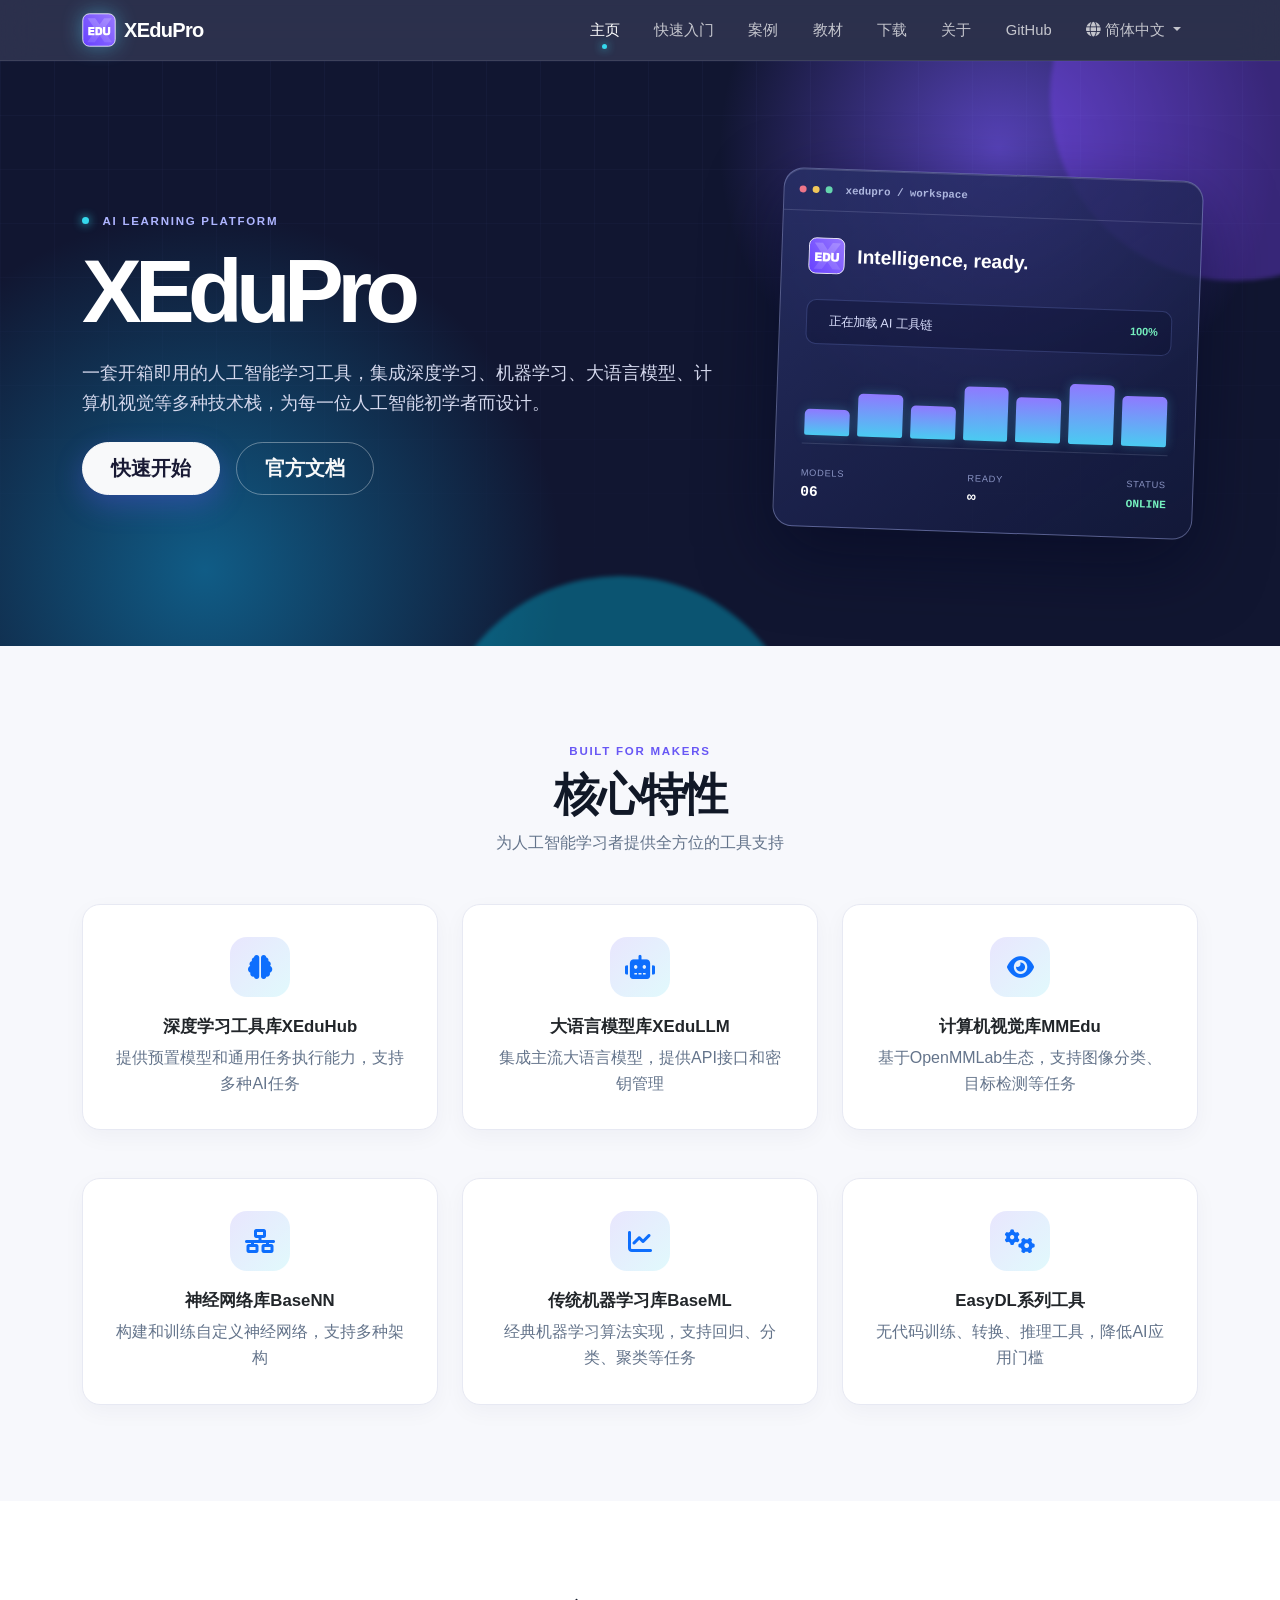
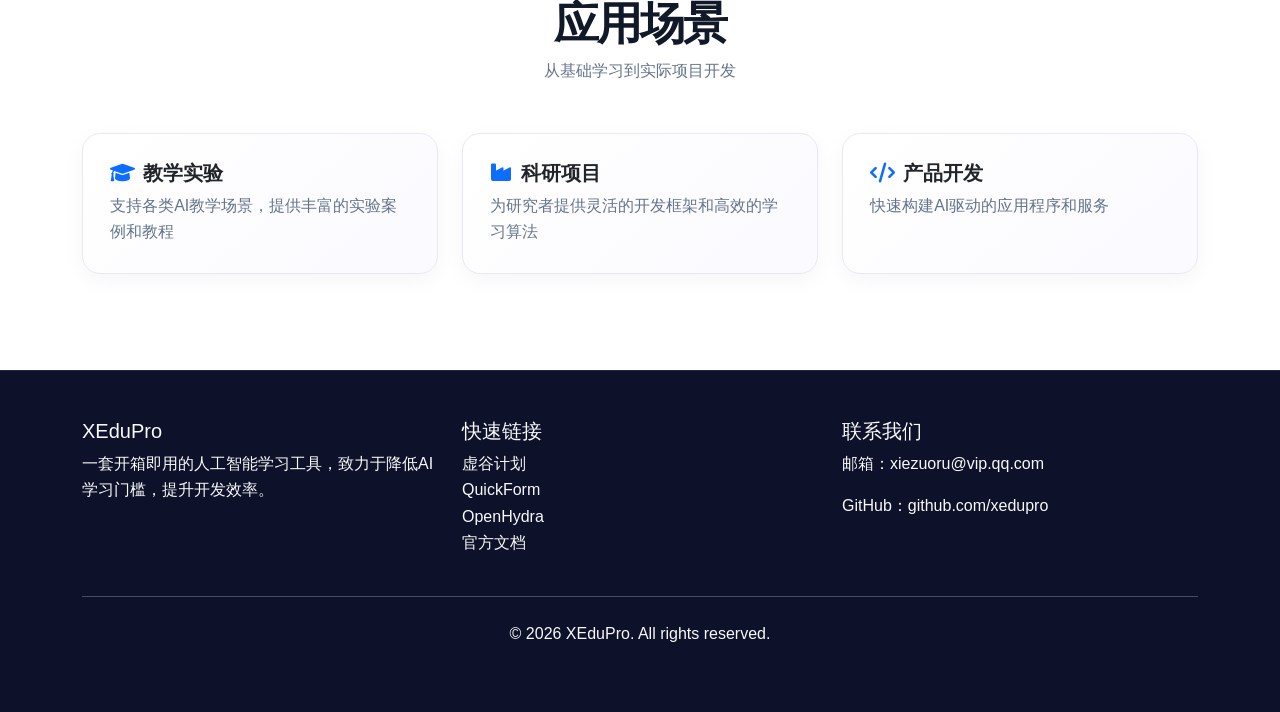
<file: index.html>
<!DOCTYPE html>
<html lang="zh-CN">
<head>
    <meta charset="UTF-8">
    <meta name="viewport" content="width=device-width, initial-scale=1.0">
    <title>XEduPro - 开箱即用的人工智能学习工具</title>
    <link rel="stylesheet" href="css/bootstrap.min.css">
    <link rel="stylesheet" href="css/fontawesome.min.css">
    <link rel="stylesheet" href="styles.css">
</head>
<body>
    <!-- 导航栏 -->
    <nav class="navbar navbar-expand-lg navbar-dark bg-primary sticky-top">
        <div class="container">
            <a class="navbar-brand d-flex align-items-center" href="index.html">
                <img src="xedu-logo.svg" alt="XEduPro Logo" width="32" height="32" class="me-2">
                <span>XEduPro</span>
            </a>
            <button class="navbar-toggler" type="button" data-bs-toggle="collapse" data-bs-target="#navbarNav">
                <span class="navbar-toggler-icon"></span>
            </button>
            <div class="collapse navbar-collapse" id="navbarNav">
                <ul class="navbar-nav ms-auto">
                    <li class="nav-item">
                        <a class="nav-link active" href="index.html" data-i18n="nav.home">主页</a>
                    </li>
                    <li class="nav-item">
                        <a class="nav-link" href="quickstart.html" data-i18n="nav.quickstart">快速入门</a>
                    </li>
                    <li class="nav-item">
                        <a class="nav-link" href="cases.html" data-i18n="nav.cases">案例</a>
                    </li>
                    <li class="nav-item">
                        <a class="nav-link" href="textbook.html" data-i18n="nav.docs">教材</a>
                    </li>
                    <li class="nav-item">
                        <a class="nav-link" href="download.html" data-i18n="nav.download">下载</a>
                    </li>
                    <li class="nav-item">
                        <a class="nav-link" href="about.html" data-i18n="nav.about">关于</a>
                    </li>
                    <li class="nav-item">
                        <a class="nav-link" href="https://github.com/XEduPro" target="_blank">GitHub</a>
                    </li>
                    <li class="nav-item dropdown lang-switcher">
                        <a class="nav-link dropdown-toggle" href="#" role="button" data-bs-toggle="dropdown" aria-expanded="false">
                            <i class="fas fa-globe me-1"></i><span id="lang-label">简体中文</span>
                        </a>
                        <ul class="dropdown-menu dropdown-menu-end">
                            <li><a class="dropdown-item" href="#" onclick="switchLang('zh-CN')">简体中文</a></li>
                            <li><a class="dropdown-item" href="#" onclick="switchLang('zh-TW')">繁體中文</a></li>
                            <li><a class="dropdown-item" href="#" onclick="switchLang('en')">English</a></li>
                        </ul>
                    </li>
                </ul>
            </div>
        </div>
    </nav>

    <!-- 主页横幅 -->
    <section class="hero-section hero-home bg-primary py-5">
        <div class="hero-orb hero-orb-one"></div>
        <div class="hero-orb hero-orb-two"></div>
        <div class="container py-5 position-relative">
            <div class="row align-items-center">
                <div class="col-lg-7">
                    <div class="eyebrow"><span></span> AI LEARNING PLATFORM</div>
                    <h1 class="display-4 fw-bold mb-4 text-white" data-i18n="index.hero.title">XEduPro</h1>
                    <p class="lead mb-4 text-white" data-i18n="index.hero.desc">一套开箱即用的人工智能学习工具，集成深度学习、机器学习、大语言模型、计算机视觉等多种技术栈，为每一位人工智能初学者而设计。</p>
                    <div class="d-flex gap-3 hero-actions">
                        <a href="quickstart.html" class="btn btn-light btn-lg px-4" data-i18n="index.hero.start">快速开始</a>
                        <a href="https://xedu.readthedocs.io/zh-cn/master/" target="_blank" class="btn btn-outline-light btn-lg px-4" data-i18n="index.hero.docs">官方文档</a>
                    </div>
                </div>
                <div class="col-lg-5 mt-5 mt-lg-0">
                    <div class="ai-console" aria-label="AI workflow preview">
                        <div class="console-topbar"><span></span><span></span><span></span><p>xedupro / workspace</p></div>
                        <div class="console-body">
                            <div class="console-brand"><img src="xedu-logo.svg" alt="XEduPro Logo"><span>Intelligence, ready.</span></div>
                            <div class="console-prompt"><i class="fas fa-sparkles"></i><span>正在加载 AI 工具链</span><b>100%</b></div>
                            <div class="console-chart"><span></span><span></span><span></span><span></span><span></span><span></span><span></span></div>
                            <div class="console-stats"><div><small>MODELS</small><strong>06</strong></div><div><small>READY</small><strong>∞</strong></div><div><small>STATUS</small><strong>ONLINE</strong></div></div>
                        </div>
                    </div>
                </div>
            </div>
        </div>
    </section>

    <!-- 特性介绍 -->
    <section class="features-section py-5 bg-light">
        <div class="container">
            <div class="text-center mb-5">
                <div class="section-kicker">BUILT FOR MAKERS</div>
                <h2 class="fw-bold" data-i18n="index.features.title">核心特性</h2>
                <p class="text-muted" data-i18n="index.features.desc">为人工智能学习者提供全方位的工具支持</p>
            </div>
            <div class="row g-4">
                <div class="col-md-4">
                    <div class="card h-100 text-center shadow-sm border-0">
                        <div class="card-body">
                            <div class="feature-icon mb-3 mx-auto">
                                <i class="fas fa-brain text-primary"></i>
                            </div>
                            <h5 class="card-title" data-i18n="index.feature1.title">深度学习工具库XEduHub</h5>
                            <p class="card-text" data-i18n="index.feature1.desc">提供预置模型和通用任务执行能力，支持多种AI任务</p>
                        </div>
                    </div>
                </div>
                <div class="col-md-4">
                    <div class="card h-100 text-center shadow-sm border-0">
                        <div class="card-body">
                            <div class="feature-icon mb-3 mx-auto">
                                <i class="fas fa-robot text-primary"></i>
                            </div>
                            <h5 class="card-title" data-i18n="index.feature2.title">大语言模型库XEduLLM</h5>
                            <p class="card-text" data-i18n="index.feature2.desc">集成主流大语言模型，提供API接口和密钥管理</p>
                        </div>
                    </div>
                </div>
                <div class="col-md-4">
                    <div class="card h-100 text-center shadow-sm border-0">
                        <div class="card-body">
                            <div class="feature-icon mb-3 mx-auto">
                                <i class="fas fa-eye text-primary"></i>
                            </div>
                            <h5 class="card-title" data-i18n="index.feature3.title">计算机视觉库MMEdu</h5>
                            <p class="card-text" data-i18n="index.feature3.desc">基于OpenMMLab生态，支持图像分类、目标检测等任务</p>
                        </div>
                    </div>
                </div>
            </div>
            <div class="row g-4 mt-4">
                <div class="col-md-4">
                    <div class="card h-100 text-center shadow-sm border-0">
                        <div class="card-body">
                            <div class="feature-icon mb-3 mx-auto">
                                <i class="fas fa-network-wired text-primary"></i>
                            </div>
                            <h5 class="card-title" data-i18n="index.feature4.title">神经网络库BaseNN</h5>
                            <p class="card-text" data-i18n="index.feature4.desc">构建和训练自定义神经网络，支持多种架构</p>
                        </div>
                    </div>
                </div>
                <div class="col-md-4">
                    <div class="card h-100 text-center shadow-sm border-0">
                        <div class="card-body">
                            <div class="feature-icon mb-3 mx-auto">
                                <i class="fas fa-chart-line text-primary"></i>
                            </div>
                            <h5 class="card-title" data-i18n="index.feature5.title">传统机器学习库BaseML</h5>
                            <p class="card-text" data-i18n="index.feature5.desc">经典机器学习算法实现，支持回归、分类、聚类等任务</p>
                        </div>
                    </div>
                </div>
                <div class="col-md-4">
                    <div class="card h-100 text-center shadow-sm border-0">
                        <div class="card-body">
                            <div class="feature-icon mb-3 mx-auto">
                                <i class="fas fa-cogs text-primary"></i>
                            </div>
                            <h5 class="card-title" data-i18n="index.feature6.title">EasyDL系列工具</h5>
                            <p class="card-text" data-i18n="index.feature6.desc">无代码训练、转换、推理工具，降低AI应用门槛</p>
                        </div>
                    </div>
                </div>
            </div>
        </div>
    </section>

    <!-- 使用案例 -->
    <section class="cases-section py-5">
        <div class="container">
            <div class="text-center mb-5">
                <h2 class="fw-bold" data-i18n="index.cases.title">应用场景</h2>
                <p class="text-muted" data-i18n="index.cases.desc">从基础学习到实际项目开发</p>
            </div>
            <div class="row g-4">
                <div class="col-md-6 col-lg-4">
                    <div class="card h-100 shadow-sm">
                        <div class="card-body">
                            <h5 class="card-title"><i class="fas fa-graduation-cap text-primary me-2"></i><span data-i18n="index.case1.title">教学实验</span></h5>
                            <p class="card-text" data-i18n="index.case1.desc">支持各类AI教学场景，提供丰富的实验案例和教程</p>
                        </div>
                    </div>
                </div>
                <div class="col-md-6 col-lg-4">
                    <div class="card h-100 shadow-sm">
                        <div class="card-body">
                            <h5 class="card-title"><i class="fas fa-industry text-primary me-2"></i><span data-i18n="index.case2.title">科研项目</span></h5>
                            <p class="card-text" data-i18n="index.case2.desc">为研究者提供灵活的开发框架和高效的学习算法</p>
                        </div>
                    </div>
                </div>
                <div class="col-md-6 col-lg-4">
                    <div class="card h-100 shadow-sm">
                        <div class="card-body">
                            <h5 class="card-title"><i class="fas fa-code text-primary me-2"></i><span data-i18n="index.case3.title">产品开发</span></h5>
                            <p class="card-text" data-i18n="index.case3.desc">快速构建AI驱动的应用程序和服务</p>
                        </div>
                    </div>
                </div>
            </div>
        </div>
    </section>

    <!-- 页脚 -->
    <footer class="bg-dark text-light py-5">
        <div class="container">
            <div class="row">
                <div class="col-md-4">
                    <h5>XEduPro</h5>
                    <p data-i18n="footer.desc">一套开箱即用的人工智能学习工具，致力于降低AI学习门槛，提升开发效率。</p>
                </div>
                <div class="col-md-4">
                    <h5 data-i18n="footer.quicklinks">快速链接</h5>
                    <ul class="list-unstyled">
                        <li><a href="https://www.vvplan.cn/" target="_blank" class="text-light" data-i18n="footer.vvplan">虚谷计划</a></li>
                        <li><a href="https://quickform.cc/" target="_blank" class="text-light" data-i18n="footer.quickform">QuickForm</a></li>
                        <li><a href="https://openhydra.net/" target="_blank" class="text-light" data-i18n="footer.openhydra">OpenHydra</a></li>
                        <li><a href="https://xedu.readthedocs.io/zh-cn/master/" target="_blank" class="text-light" data-i18n="footer.officialDocs">官方文档</a></li>
                    </ul>
                </div>
                <div class="col-md-4">
                    <h5 data-i18n="footer.contact">联系我们</h5>
                    <p data-i18n="footer.email">邮箱：xiezuoru@vip.qq.com</p>
                    <p>GitHub：<a href="https://github.com/xedupro" class="text-light">github.com/xedupro</a></p>
                </div>
            </div>
            <hr class="my-4">
            <div class="text-center">
                <p data-i18n="footer.copyright">&copy; 2026 XEduPro. All rights reserved.</p>
            </div>
        </div>
    </footer>

    <script src="js/bootstrap.bundle.min.js"></script>
    <script src="js/i18n.js"></script>
</body>
</html>
</file>
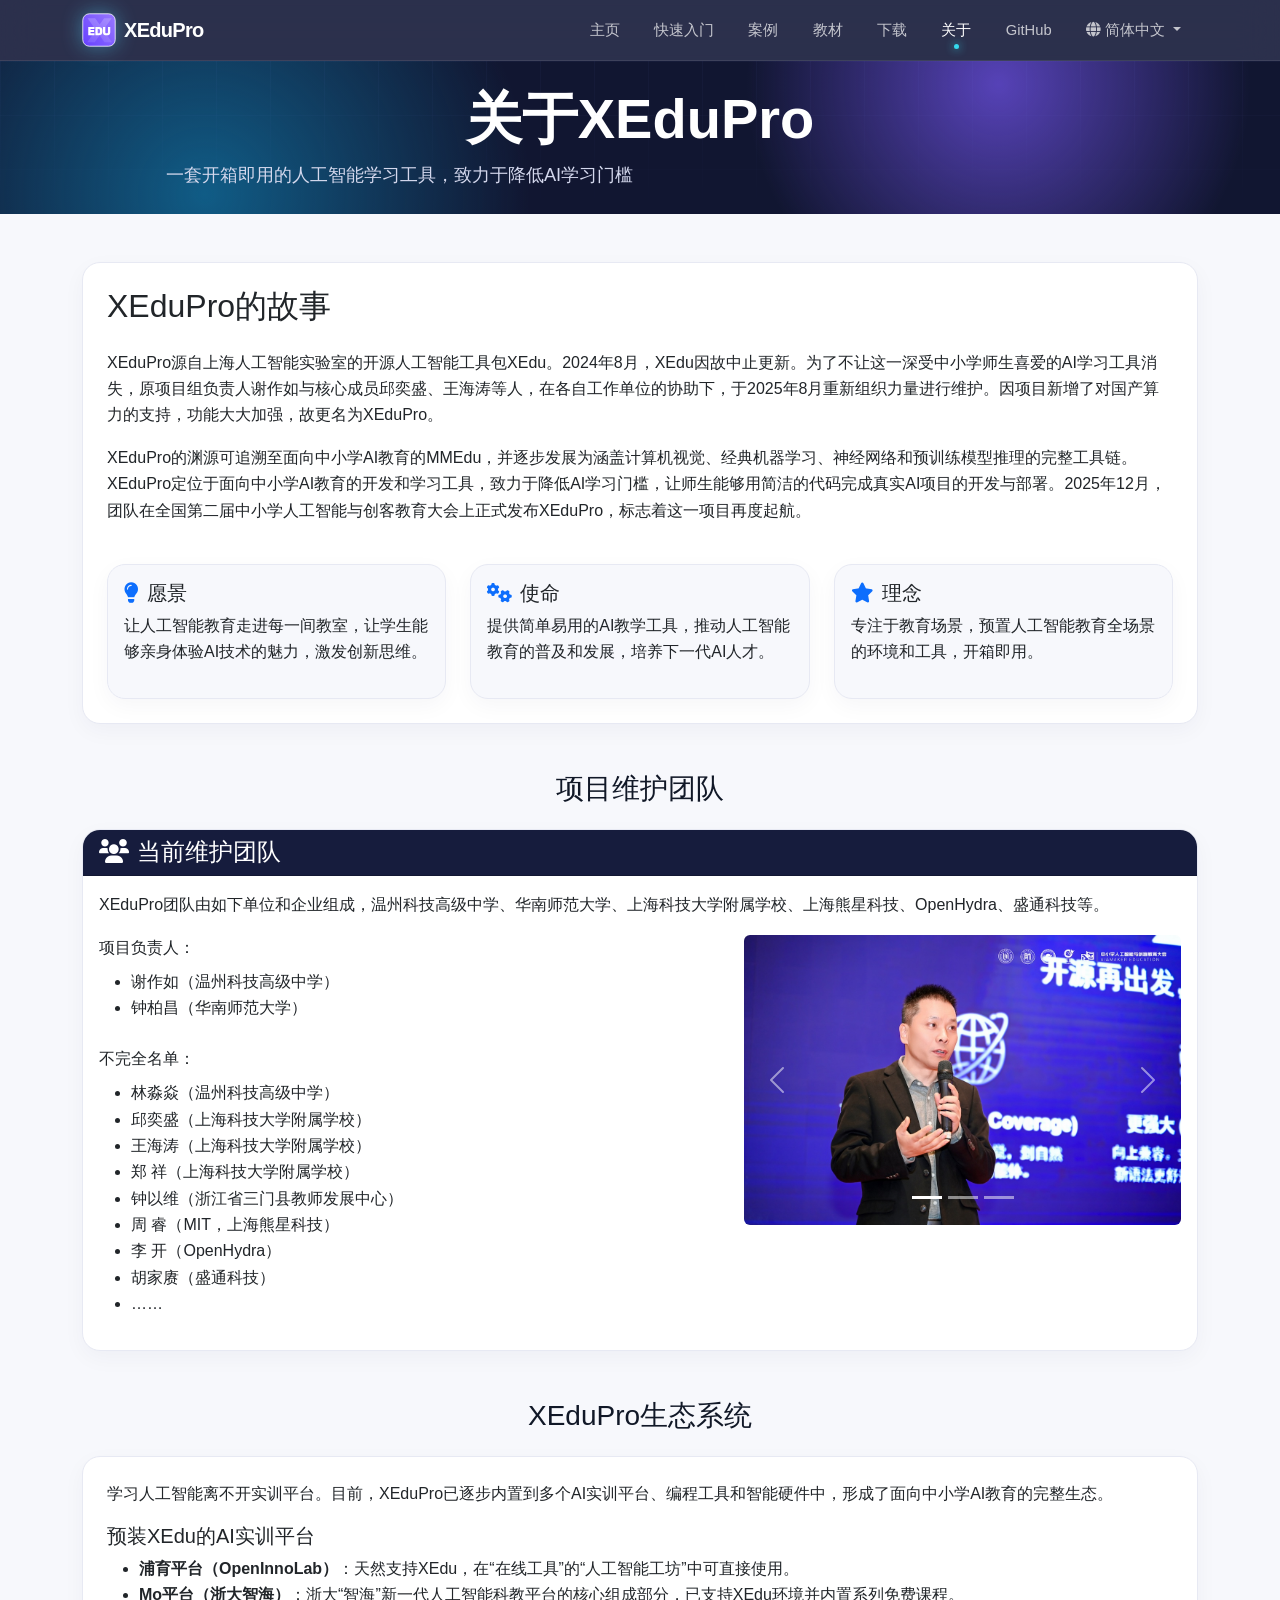
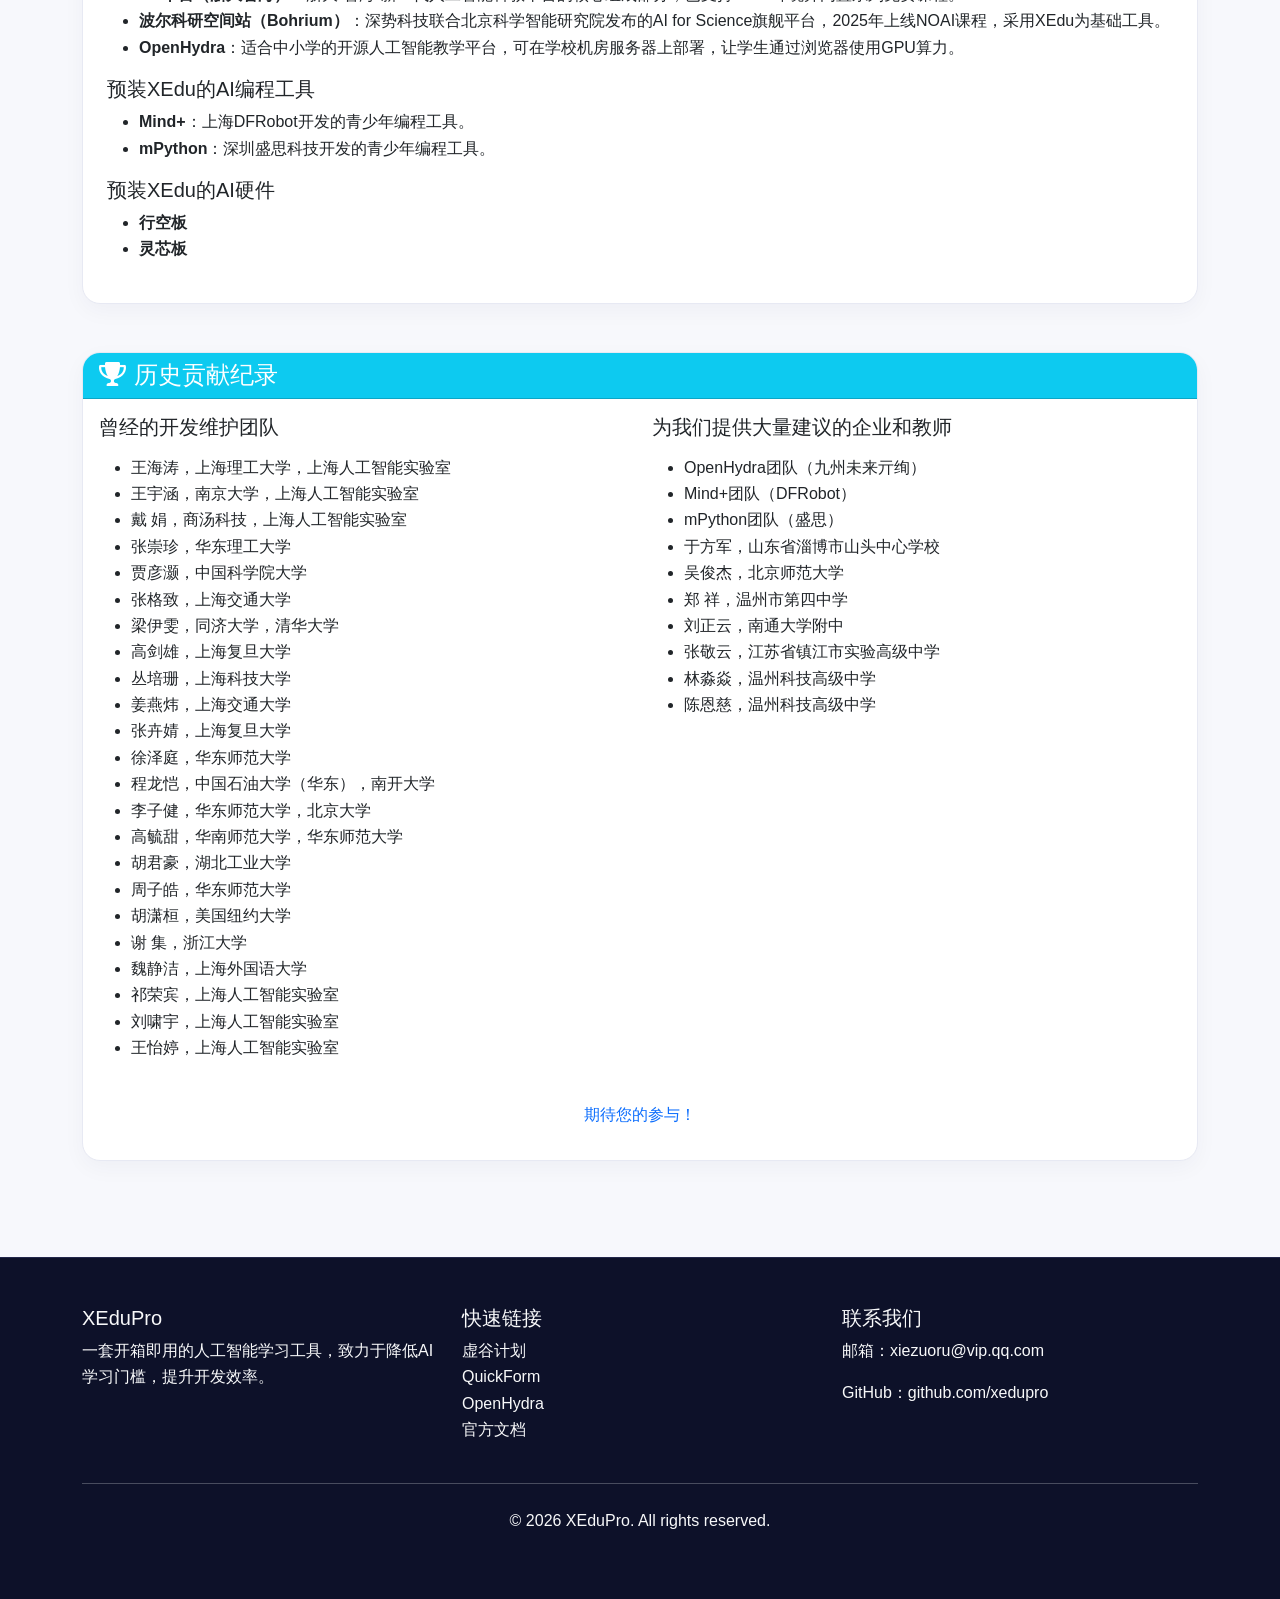
<file: about.html>
<!DOCTYPE html>
<html lang="zh-CN">
<head>
    <meta charset="UTF-8">
    <meta name="viewport" content="width=device-width, initial-scale=1.0">
    <title>关于 - XEduPro</title>
    <link rel="stylesheet" href="css/bootstrap.min.css">
    <link rel="stylesheet" href="css/fontawesome.min.css">
    <link rel="stylesheet" href="styles.css">
</head>
<body>
    <!-- 导航栏 -->
    <nav class="navbar navbar-expand-lg navbar-dark bg-primary sticky-top">
        <div class="container">
            <a class="navbar-brand d-flex align-items-center" href="index.html">
                <img src="xedu-logo.svg" alt="XEduPro Logo" width="32" height="32" class="me-2">
                <span>XEduPro</span>
            </a>
            <button class="navbar-toggler" type="button" data-bs-toggle="collapse" data-bs-target="#navbarNav">
                <span class="navbar-toggler-icon"></span>
            </button>
            <div class="collapse navbar-collapse" id="navbarNav">
                <ul class="navbar-nav ms-auto">
                    <li class="nav-item">
                        <a class="nav-link" href="index.html" data-i18n="nav.home">主页</a>
                    </li>
                    <li class="nav-item">
                        <a class="nav-link" href="quickstart.html" data-i18n="nav.quickstart">快速入门</a>
                    </li>
                    <li class="nav-item">
                        <a class="nav-link" href="cases.html" data-i18n="nav.cases">案例</a>
                    </li>
                    <li class="nav-item">
                        <a class="nav-link" href="textbook.html" data-i18n="nav.docs">教材</a>
                    </li>
                    <li class="nav-item">
                        <a class="nav-link" href="download.html" data-i18n="nav.download">下载</a>
                    </li>
                    <li class="nav-item">
                        <a class="nav-link active" href="about.html" data-i18n="nav.about">关于</a>
                    </li>
                    <li class="nav-item">
                        <a class="nav-link" href="https://github.com/XEduPro" target="_blank">GitHub</a>
                    </li>
                    <li class="nav-item dropdown lang-switcher">
                        <a class="nav-link dropdown-toggle" href="#" role="button" data-bs-toggle="dropdown" aria-expanded="false">
                            <i class="fas fa-globe me-1"></i><span id="lang-label">简体中文</span>
                        </a>
                        <ul class="dropdown-menu dropdown-menu-end">
                            <li><a class="dropdown-item" href="#" onclick="switchLang('zh-CN')">简体中文</a></li>
                            <li><a class="dropdown-item" href="#" onclick="switchLang('zh-TW')">繁體中文</a></li>
                            <li><a class="dropdown-item" href="#" onclick="switchLang('en')">English</a></li>
                        </ul>
                    </li>
                </ul>
            </div>
        </div>
    </nav>

    <!-- 关于横幅 -->
    <section class="hero-section bg-primary py-3">
        <div class="container py-2">
            <div class="row">
                <div class="col-12 text-center">
                    <h1 class="display-4 fw-bold mb-2 text-white" data-i18n="about.hero.title">关于XEduPro</h1>
                    <p class="lead text-white mb-0" data-i18n="about.hero.desc">一套开箱即用的人工智能学习工具，致力于降低AI学习门槛</p>
                </div>
            </div>
        </div>
    </section>

    <!-- 关于内容 -->
    <section class="about-content py-5">
        <div class="container">
            <div class="row mb-5">
                <div class="col-12">
                    <div class="card shadow-sm p-4">
                        <h2 class="mb-4" data-i18n="about.story.title">XEduPro的故事</h2>
                        <p data-i18n="about.story.p1">XEduPro源自上海人工智能实验室的开源人工智能工具包XEdu。2024年8月，XEdu因故中止更新。为了不让这一深受中小学师生喜爱的AI学习工具消失，原项目组负责人谢作如与核心成员邱奕盛、王海涛等人，在各自工作单位的协助下，于2025年8月重新组织力量进行维护。因项目新增了对国产算力的支持，功能大大加强，故更名为XEduPro。</p>
                        <p data-i18n="about.story.p2">XEduPro的渊源可追溯至面向中小学AI教育的MMEdu，并逐步发展为涵盖计算机视觉、经典机器学习、神经网络和预训练模型推理的完整工具链。XEduPro定位于面向中小学AI教育的开发和学习工具，致力于降低AI学习门槛，让师生能够用简洁的代码完成真实AI项目的开发与部署。2025年12月，团队在全国第二届中小学人工智能与创客教育大会上正式发布XEduPro，标志着这一项目再度起航。</p>

                        <div class="row mt-4">
                            <div class="col-md-4">
                                <div class="card h-100 bg-light">
                                    <div class="card-body">
                                        <h5><i class="fas fa-lightbulb text-primary me-2"></i><span data-i18n="about.vision.title">愿景</span></h5>
                                        <p data-i18n="about.vision.desc">让人工智能教育走进每一间教室，让学生能够亲身体验AI技术的魅力，激发创新思维。</p>
                                    </div>
                                </div>
                            </div>
                            <div class="col-md-4">
                                <div class="card h-100 bg-light">
                                    <div class="card-body">
                                        <h5><i class="fas fa-cogs text-primary me-2"></i><span data-i18n="about.mission.title">使命</span></h5>
                                        <p data-i18n="about.mission.desc">提供简单易用的AI教学工具，推动人工智能教育的普及和发展，培养下一代AI人才。</p>
                                    </div>
                                </div>
                            </div>
                            <div class="col-md-4">
                                <div class="card h-100 bg-light">
                                    <div class="card-body">
                                        <h5><i class="fas fa-star text-primary me-2"></i><span data-i18n="about.values.title">理念</span></h5>
                                        <p data-i18n="about.values.desc">专注于教育场景，预置人工智能教育全场景的环境和工具，开箱即用。</p>
                                    </div>
                                </div>
                            </div>
                        </div>
                    </div>
                </div>
            </div>

            <!-- 维护团队 -->
            <div class="row mb-5">
                <div class="col-12">
                    <h3 class="text-center mb-4" data-i18n="about.team.title">项目维护团队</h3>
                    <div class="card shadow-sm">
                        <div class="card-header bg-primary text-white">
                            <h4 class="mb-0"><i class="fas fa-users me-2"></i><span data-i18n="about.team.current">当前维护团队</span></h4>
                        </div>
                        <div class="card-body">
                            <p data-i18n="about.team.current.desc">XEduPro团队由如下单位和企业组成，温州科技高级中学、华南师范大学、上海科技大学附属学校、上海熊星科技、OpenHydra、盛通科技等。</p>
                            <div class="row">
                                <div class="col-md-7">
                                    <p class="font-weight-bold mb-2" data-i18n="about.team.leader">项目负责人：</p>
                                    <ul class="mb-4">
                                        <li data-i18n="about.team.leader1">谢作如（温州科技高级中学）</li>
                                        <li data-i18n="about.team.leader2">钟柏昌（华南师范大学）</li>
                                    </ul>
                                    <p class="font-weight-bold mb-2" data-i18n="about.team.current.list">不完全名单：</p>
                                    <ul>
                                        <li data-i18n="about.team.member1">林淼焱（温州科技高级中学）</li>
                                        <li data-i18n="about.team.member2">邱奕盛（上海科技大学附属学校）</li>
                                        <li data-i18n="about.team.member3">王海涛（上海科技大学附属学校）</li>
                                        <li data-i18n="about.team.member4">郑 祥（上海科技大学附属学校）</li>
                                        <li data-i18n="about.team.member5">钟以维（浙江省三门县教师发展中心）</li>
                                        <li data-i18n="about.team.member6">周 睿（MIT，上海熊星科技）</li>
                                        <li data-i18n="about.team.member7">李 开（OpenHydra）</li>
                                        <li data-i18n="about.team.member8">胡家赓（盛通科技）</li>
                                        <li data-i18n="about.team.member9">……</li>
                                    </ul>
                                </div>
                                <div class="col-md-5">
                                    <div id="teamCarousel" class="carousel slide" data-bs-ride="carousel">
                                        <div class="carousel-indicators">
                                            <button type="button" data-bs-target="#teamCarousel" data-bs-slide-to="0" class="active" aria-current="true" aria-label="Slide 1"></button>
                                            <button type="button" data-bs-target="#teamCarousel" data-bs-slide-to="1" aria-label="Slide 2"></button>
                                            <button type="button" data-bs-target="#teamCarousel" data-bs-slide-to="2" aria-label="Slide 3"></button>
                                        </div>
                                        <div class="carousel-inner">
                                            <div class="carousel-item active">
                                                <img src="images/about01.jpg" class="d-block w-100 rounded" alt="团队照片1">
                                            </div>
                                            <div class="carousel-item">
                                                <img src="images/about02.jpg" class="d-block w-100 rounded" alt="团队照片2">
                                            </div>
                                            <div class="carousel-item">
                                                <img src="images/about03.jpg" class="d-block w-100 rounded" alt="团队照片3">
                                            </div>
                                        </div>
                                        <button class="carousel-control-prev" type="button" data-bs-target="#teamCarousel" data-bs-slide="prev">
                                            <span class="carousel-control-prev-icon" aria-hidden="true"></span>
                                            <span class="visually-hidden">Previous</span>
                                        </button>
                                        <button class="carousel-control-next" type="button" data-bs-target="#teamCarousel" data-bs-slide="next">
                                            <span class="carousel-control-next-icon" aria-hidden="true"></span>
                                            <span class="visually-hidden">Next</span>
                                        </button>
                                    </div>
                                </div>
                            </div>
                        </div>
                    </div>
                </div>
            </div>

            <!-- XEduPro生态系统 -->
            <div class="row mb-5">
                <div class="col-12">
                    <h3 class="text-center mb-4" data-i18n="about.eco.title">XEduPro生态系统</h3>
                    <div class="card shadow-sm p-4">
                        <p data-i18n="about.eco.desc">学习人工智能离不开实训平台。目前，XEduPro已逐步内置到多个AI实训平台、编程工具和智能硬件中，形成了面向中小学AI教育的完整生态。</p>

                        <h5 data-i18n="about.eco.platforms.title">预装XEdu的AI实训平台</h5>
                        <ul>
                            <li data-i18n="about.eco.platforms.p1"><strong>浦育平台（OpenInnoLab）</strong>：天然支持XEdu，在“在线工具”的“人工智能工坊”中可直接使用。</li>
                            <li data-i18n="about.eco.platforms.p2"><strong>Mo平台（浙大智海）</strong>：浙大“智海”新一代人工智能科教平台的核心组成部分，已支持XEdu环境并内置系列免费课程。</li>
                            <li data-i18n="about.eco.platforms.p3"><strong>波尔科研空间站（Bohrium）</strong>：深势科技联合北京科学智能研究院发布的AI for Science旗舰平台，2025年上线NOAI课程，采用XEdu为基础工具。</li>
                            <li data-i18n="about.eco.platforms.p4"><strong>OpenHydra</strong>：适合中小学的开源人工智能教学平台，可在学校机房服务器上部署，让学生通过浏览器使用GPU算力。</li>
                        </ul>

                        <h5 data-i18n="about.eco.tools.title">预装XEdu的AI编程工具</h5>
                        <ul>
                            <li data-i18n="about.eco.tools.t1"><strong>Mind+</strong>：上海DFRobot开发的青少年编程工具。</li>
                            <li data-i18n="about.eco.tools.t2"><strong>mPython</strong>：深圳盛思科技开发的青少年编程工具。</li>
                        </ul>

                        <h5 data-i18n="about.eco.hardware.title">预装XEdu的AI硬件</h5>
                        <ul>
                            <li data-i18n="about.eco.hardware.h1"><strong>行空板</strong></li>
                            <li data-i18n="about.eco.hardware.h2"><strong>灵芯板</strong></li>
                        </ul>
                    </div>
                </div>
            </div>

            <!-- 历史贡献纪录 -->
            <div class="row mb-5">
                <div class="col-12">
                    <div class="card shadow-sm">
                        <div class="card-header bg-info text-white">
                            <h4 class="mb-0"><i class="fas fa-trophy me-2"></i><span data-i18n="about.team.history">历史贡献纪录</span></h4>
                        </div>
                        <div class="card-body">
                            <div class="row">
                                <div class="col-md-6">
                                    <h5 class="mb-3" data-i18n="about.team.history.dev">曾经的开发维护团队</h5>
                                    <ul class="text-sm">
                                        <li>王海涛，上海理工大学，上海人工智能实验室</li>
                                        <li>王宇涵，南京大学，上海人工智能实验室</li>
                                        <li>戴 娟，商汤科技，上海人工智能实验室</li>
                                        <li>张崇珍，华东理工大学</li>
                                        <li>贾彦灏，中国科学院大学</li>
                                        <li>张格致，上海交通大学</li>
                                        <li>梁伊雯，同济大学，清华大学</li>
                                        <li>高剑雄，上海复旦大学</li>
                                        <li>丛培珊，上海科技大学</li>
                                        <li>姜燕炜，上海交通大学</li>
                                        <li>张卉婧，上海复旦大学</li>
                                        <li>徐泽庭，华东师范大学</li>
                                        <li>程龙恺，中国石油大学（华东），南开大学</li>
                                        <li>李子健，华东师范大学，北京大学</li>
                                        <li>高毓甜，华南师范大学，华东师范大学</li>
                                        <li>胡君豪，湖北工业大学</li>
                                        <li>周子皓，华东师范大学</li>
                                        <li>胡潇桓，美国纽约大学</li>
                                        <li>谢 集，浙江大学</li>
                                        <li>魏静洁，上海外国语大学</li>
                                        <li>祁荣宾，上海人工智能实验室</li>
                                        <li>刘啸宇，上海人工智能实验室</li>
                                        <li>王怡婷，上海人工智能实验室</li>
                                    </ul>
                                </div>
                                <div class="col-md-6">
                                    <h5 class="mb-3" data-i18n="about.team.history.partners">为我们提供大量建议的企业和教师</h5>
                                    <ul class="text-sm">
                                        <li>OpenHydra团队（九州未来亓绚）</li>
                                        <li>Mind+团队（DFRobot）</li>
                                        <li>mPython团队（盛思）</li>
                                        <li>于方军，山东省淄博市山头中心学校</li>
                                        <li>吴俊杰，北京师范大学</li>
                                        <li>郑 祥，温州市第四中学</li>
                                        <li>刘正云，南通大学附中</li>
                                        <li>张敬云，江苏省镇江市实验高级中学</li>
                                        <li>林淼焱，温州科技高级中学</li>
                                        <li>陈恩慈，温州科技高级中学</li>
                                    </ul>
                                </div>
                            </div>

                            <p class="mt-4 text-primary font-weight-bold text-center" data-i18n="about.team.history.note">期待您的参与！</p>
                        </div>
                    </div>
                </div>
            </div>

        </div>
    </section>

    <!-- 页脚 -->
    <footer class="bg-dark text-light py-5">
        <div class="container">
            <div class="row">
                <div class="col-md-4">
                    <h5>XEduPro</h5>
                    <p data-i18n="footer.desc">一套开箱即用的人工智能学习工具，致力于降低AI学习门槛，提升开发效率。</p>
                </div>
                <div class="col-md-4">
                    <h5 data-i18n="footer.quicklinks">快速链接</h5>
                    <ul class="list-unstyled">
                        <li><a href="https://www.vvplan.cn/" target="_blank" class="text-light" data-i18n="footer.vvplan">虚谷计划</a></li>
                        <li><a href="https://quickform.cc/" target="_blank" class="text-light" data-i18n="footer.quickform">QuickForm</a></li>
                        <li><a href="https://openhydra.net/" target="_blank" class="text-light" data-i18n="footer.openhydra">OpenHydra</a></li>
                        <li><a href="https://xedu.readthedocs.io/zh-cn/master/" target="_blank" class="text-light" data-i18n="footer.officialDocs">官方文档</a></li>
                    </ul>
                </div>
                <div class="col-md-4">
                    <h5 data-i18n="footer.contact">联系我们</h5>
                    <p data-i18n="footer.email">邮箱：xiezuoru@vip.qq.com</p>
                    <p>GitHub：<a href="https://github.com/xedupro" class="text-light">github.com/xedupro</a></p>
                </div>
            </div>
            <hr class="my-4">
            <div class="text-center">
                <p data-i18n="footer.copyright">&copy; 2026 XEduPro. All rights reserved.</p>
            </div>
        </div>
    </footer>

    <script src="js/bootstrap.bundle.min.js"></script>
    <script src="js/i18n.js"></script>
</body>
</html>
</file>
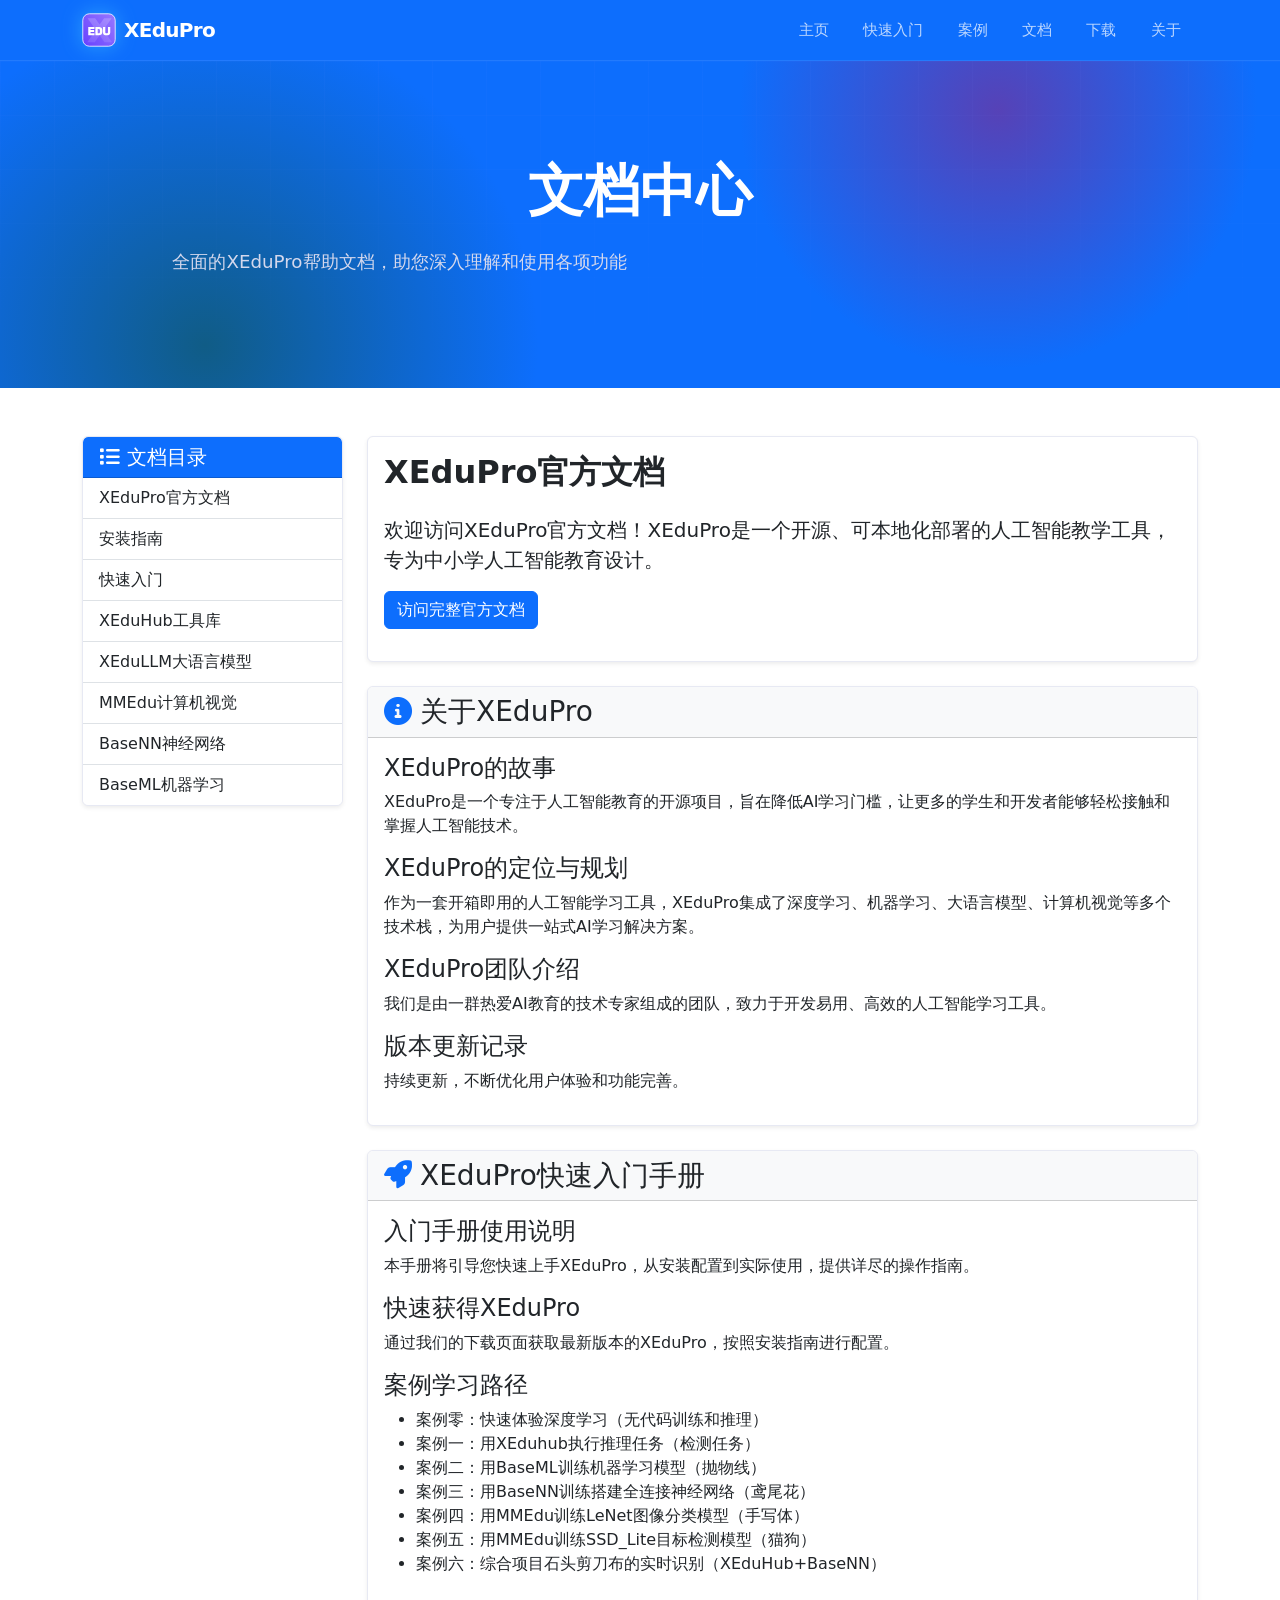
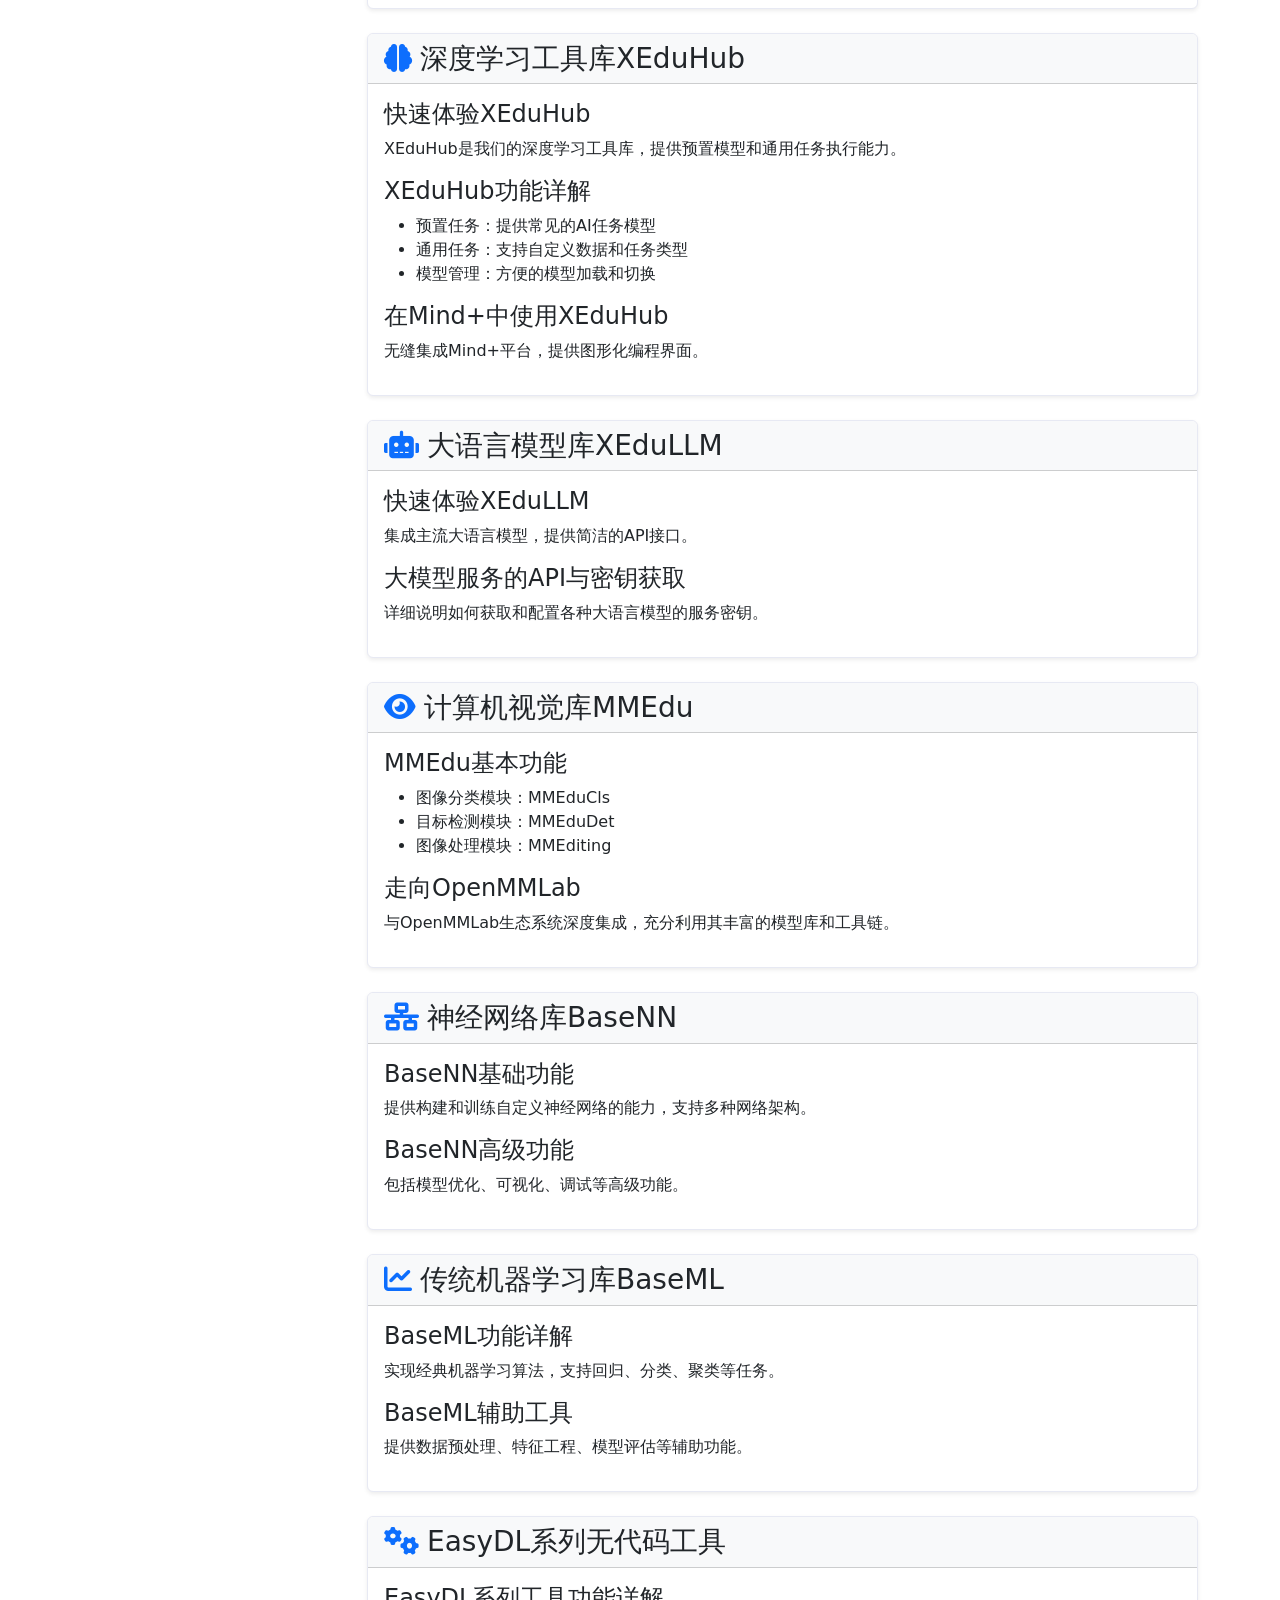
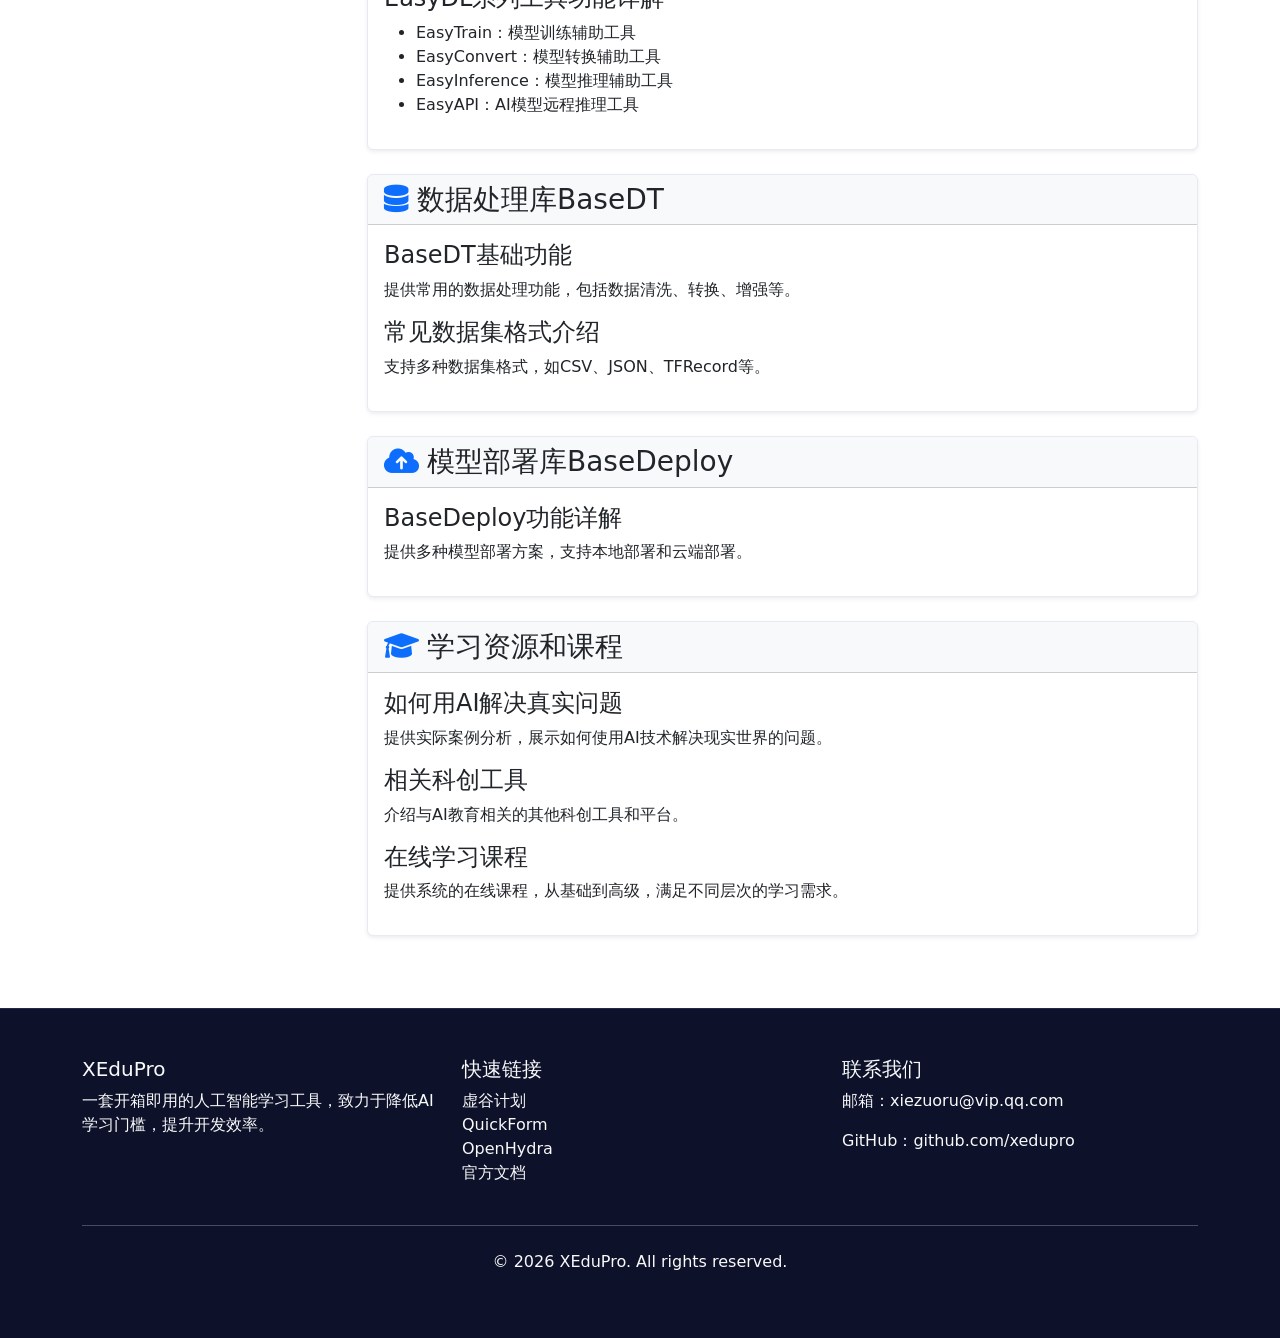
<file: docs.html>
<!DOCTYPE html>
<html lang="zh-CN">
<head>
    <meta charset="UTF-8">
    <meta name="viewport" content="width=device-width, initial-scale=1.0">
    <title>文档 - XEduPro</title>
    <link rel="stylesheet" href="styles.css">
    <link rel="stylesheet" href="css/bootstrap.min.css">
    <link rel="stylesheet" href="css/fontawesome.min.css">
</head>
<body>
    <!-- 导航栏 -->
    <nav class="navbar navbar-expand-lg navbar-dark bg-primary sticky-top">
        <div class="container">
            <a class="navbar-brand d-flex align-items-center" href="index.html">
                <img src="xedu-logo.svg" alt="XEduPro Logo" width="32" height="32" class="me-2">
                <span>XEduPro</span>
            </a>
            <button class="navbar-toggler" type="button" data-bs-toggle="collapse" data-bs-target="#navbarNav">
                <span class="navbar-toggler-icon"></span>
            </button>
            <div class="collapse navbar-collapse" id="navbarNav">
                <ul class="navbar-nav ms-auto">
                    <li class="nav-item">
                        <a class="nav-link" href="index.html">主页</a>
                    </li>
                    <li class="nav-item">
                        <a class="nav-link" href="quickstart.html">快速入门</a>
                    </li>
                    <li class="nav-item">
                        <a class="nav-link" href="cases.html">案例</a>
                    </li>
                    <li class="nav-item">
                        <a class="nav-link" href="https://xedu.readthedocs.io/" target="_blank">文档</a>
                    </li>
                    <li class="nav-item">
                        <a class="nav-link" href="download.html">下载</a>
                    </li>
                    <li class="nav-item">
                        <a class="nav-link" href="about.html">关于</a>
                    </li>
                </ul>
            </div>
        </div>
    </nav>

    <!-- 文档横幅 -->
    <section class="hero-section bg-primary py-5">
        <div class="container py-5">
            <div class="row">
                <div class="col-12 text-center">
                    <h1 class="display-4 fw-bold mb-4 text-white">文档中心</h1>
                    <p class="lead text-white">全面的XEduPro帮助文档，助您深入理解和使用各项功能</p>
                </div>
            </div>
        </div>
    </section>

    <!-- 文档导航 -->
    <section class="docs-content py-5">
        <div class="container">
            <div class="row">
                <div class="col-lg-3">
                    <div class="card shadow-sm">
                        <div class="card-header bg-primary text-white">
                            <h5 class="mb-0"><i class="fas fa-list me-2"></i>文档目录</h5>
                        </div>
                        <div class="list-group list-group-flush">
                            <a href="https://xedu.readthedocs.io/zh-cn/master/" target="_blank" class="list-group-item list-group-item-action">XEduPro官方文档</a>
                            <a href="https://xedu.readthedocs.io/zh-cn/master/about/installation.html" target="_blank" class="list-group-item list-group-item-action">安装指南</a>
                            <a href="https://xedu.readthedocs.io/zh-cn/master/how_to_quick_start.html" target="_blank" class="list-group-item list-group-item-action">快速入门</a>
                            <a href="https://xedu.readthedocs.io/zh-cn/master/xedu_hub/" target="_blank" class="list-group-item list-group-item-action">XEduHub工具库</a>
                            <a href="https://xedu.readthedocs.io/zh-cn/master/xedu_llm/" target="_blank" class="list-group-item list-group-item-action">XEduLLM大语言模型</a>
                            <a href="https://xedu.readthedocs.io/zh-cn/master/mm_edu/" target="_blank" class="list-group-item list-group-item-action">MMEdu计算机视觉</a>
                            <a href="https://xedu.readthedocs.io/zh-cn/master/base_nn/" target="_blank" class="list-group-item list-group-item-action">BaseNN神经网络</a>
                            <a href="https://xedu.readthedocs.io/zh-cn/master/base_ml/" target="_blank" class="list-group-item list-group-item-action">BaseML机器学习</a>
                        </div>
                    </div>
                </div>

                <div class="col-lg-9">
                    <div class="card shadow-sm mb-4">
                        <div class="card-body">
                            <h2 class="fw-bold mb-4">XEduPro官方文档</h2>
                            <p class="lead">欢迎访问XEduPro官方文档！XEduPro是一个开源、可本地化部署的人工智能教学工具，专为中小学人工智能教育设计。</p>
                            <p class="mt-3"><a href="https://xedu.readthedocs.io/zh-cn/master/" target="_blank" class="btn btn-primary">访问完整官方文档</a></p>
                        </div>
                    </div>

                    <!-- 关于XEduPro -->
                    <div id="about-xedupro" class="card shadow-sm mb-4">
                        <div class="card-header bg-light">
                            <h3 class="mb-0"><i class="fas fa-info-circle text-primary me-2"></i>关于XEduPro</h3>
                        </div>
                        <div class="card-body">
                            <h4>XEduPro的故事</h4>
                            <p>XEduPro是一个专注于人工智能教育的开源项目，旨在降低AI学习门槛，让更多的学生和开发者能够轻松接触和掌握人工智能技术。</p>
                            
                            <h4>XEduPro的定位与规划</h4>
                            <p>作为一套开箱即用的人工智能学习工具，XEduPro集成了深度学习、机器学习、大语言模型、计算机视觉等多个技术栈，为用户提供一站式AI学习解决方案。</p>
                            
                            <h4>XEduPro团队介绍</h4>
                            <p>我们是由一群热爱AI教育的技术专家组成的团队，致力于开发易用、高效的人工智能学习工具。</p>
                            
                            <h4>版本更新记录</h4>
                            <p>持续更新，不断优化用户体验和功能完善。</p>
                        </div>
                    </div>

                    <!-- 快速入门手册 -->
                    <div id="quickstart-guide" class="card shadow-sm mb-4">
                        <div class="card-header bg-light">
                            <h3 class="mb-0"><i class="fas fa-rocket text-primary me-2"></i>XEduPro快速入门手册</h3>
                        </div>
                        <div class="card-body">
                            <h4>入门手册使用说明</h4>
                            <p>本手册将引导您快速上手XEduPro，从安装配置到实际使用，提供详尽的操作指南。</p>
                            
                            <h4>快速获得XEduPro</h4>
                            <p>通过我们的下载页面获取最新版本的XEduPro，按照安装指南进行配置。</p>
                            
                            <h4>案例学习路径</h4>
                            <ul>
                                <li>案例零：快速体验深度学习（无代码训练和推理）</li>
                                <li>案例一：用XEduhub执行推理任务（检测任务）</li>
                                <li>案例二：用BaseML训练机器学习模型（抛物线）</li>
                                <li>案例三：用BaseNN训练搭建全连接神经网络（鸢尾花）</li>
                                <li>案例四：用MMEdu训练LeNet图像分类模型（手写体）</li>
                                <li>案例五：用MMEdu训练SSD_Lite目标检测模型（猫狗）</li>
                                <li>案例六：综合项目石头剪刀布的实时识别（XEduHub+BaseNN）</li>
                            </ul>
                        </div>
                    </div>

                    <!-- XEduHub -->
                    <div id="xheduhub" class="card shadow-sm mb-4">
                        <div class="card-header bg-light">
                            <h3 class="mb-0"><i class="fas fa-brain text-primary me-2"></i>深度学习工具库XEduHub</h3>
                        </div>
                        <div class="card-body">
                            <h4>快速体验XEduHub</h4>
                            <p>XEduHub是我们的深度学习工具库，提供预置模型和通用任务执行能力。</p>
                            
                            <h4>XEduHub功能详解</h4>
                            <ul>
                                <li>预置任务：提供常见的AI任务模型</li>
                                <li>通用任务：支持自定义数据和任务类型</li>
                                <li>模型管理：方便的模型加载和切换</li>
                            </ul>
                            
                            <h4>在Mind+中使用XEduHub</h4>
                            <p>无缝集成Mind+平台，提供图形化编程界面。</p>
                        </div>
                    </div>

                    <!-- XEduLLM -->
                    <div id="xedullm" class="card shadow-sm mb-4">
                        <div class="card-header bg-light">
                            <h3 class="mb-0"><i class="fas fa-robot text-primary me-2"></i>大语言模型库XEduLLM</h3>
                        </div>
                        <div class="card-body">
                            <h4>快速体验XEduLLM</h4>
                            <p>集成主流大语言模型，提供简洁的API接口。</p>
                            
                            <h4>大模型服务的API与密钥获取</h4>
                            <p>详细说明如何获取和配置各种大语言模型的服务密钥。</p>
                        </div>
                    </div>

                    <!-- MMEdu -->
                    <div id="mmedu" class="card shadow-sm mb-4">
                        <div class="card-header bg-light">
                            <h3 class="mb-0"><i class="fas fa-eye text-primary me-2"></i>计算机视觉库MMEdu</h4>
                        </div>
                        <div class="card-body">
                            <h4>MMEdu基本功能</h4>
                            <ul>
                                <li>图像分类模块：MMEduCls</li>
                                <li>目标检测模块：MMEduDet</li>
                                <li>图像处理模块：MMEditing</li>
                            </ul>
                            
                            <h4>走向OpenMMLab</h4>
                            <p>与OpenMMLab生态系统深度集成，充分利用其丰富的模型库和工具链。</p>
                        </div>
                    </div>

                    <!-- BaseNN -->
                    <div id="basenn" class="card shadow-sm mb-4">
                        <div class="card-header bg-light">
                            <h3 class="mb-0"><i class="fas fa-network-wired text-primary me-2"></i>神经网络库BaseNN</h3>
                        </div>
                        <div class="card-body">
                            <h4>BaseNN基础功能</h4>
                            <p>提供构建和训练自定义神经网络的能力，支持多种网络架构。</p>
                            
                            <h4>BaseNN高级功能</h4>
                            <p>包括模型优化、可视化、调试等高级功能。</p>
                        </div>
                    </div>

                    <!-- BaseML -->
                    <div id="baseml" class="card shadow-sm mb-4">
                        <div class="card-header bg-light">
                            <h3 class="mb-0"><i class="fas fa-chart-line text-primary me-2"></i>传统机器学习库BaseML</h3>
                        </div>
                        <div class="card-body">
                            <h4>BaseML功能详解</h4>
                            <p>实现经典机器学习算法，支持回归、分类、聚类等任务。</p>
                            
                            <h4>BaseML辅助工具</h4>
                            <p>提供数据预处理、特征工程、模型评估等辅助功能。</p>
                        </div>
                    </div>

                    <!-- EasyDL工具 -->
                    <div id="easydl-tools" class="card shadow-sm mb-4">
                        <div class="card-header bg-light">
                            <h3 class="mb-0"><i class="fas fa-cogs text-primary me-2"></i>EasyDL系列无代码工具</h3>
                        </div>
                        <div class="card-body">
                            <h4>EasyDL系列工具功能详解</h4>
                            <ul>
                                <li>EasyTrain：模型训练辅助工具</li>
                                <li>EasyConvert：模型转换辅助工具</li>
                                <li>EasyInference：模型推理辅助工具</li>
                                <li>EasyAPI：AI模型远程推理工具</li>
                            </ul>
                        </div>
                    </div>

                    <!-- BaseDT -->
                    <div id="basedt" class="card shadow-sm mb-4">
                        <div class="card-header bg-light">
                            <h3 class="mb-0"><i class="fas fa-database text-primary me-2"></i>数据处理库BaseDT</h3>
                        </div>
                        <div class="card-body">
                            <h4>BaseDT基础功能</h4>
                            <p>提供常用的数据处理功能，包括数据清洗、转换、增强等。</p>
                            
                            <h4>常见数据集格式介绍</h4>
                            <p>支持多种数据集格式，如CSV、JSON、TFRecord等。</p>
                        </div>
                    </div>

                    <!-- BaseDeploy -->
                    <div id="basedeploy" class="card shadow-sm mb-4">
                        <div class="card-header bg-light">
                            <h3 class="mb-0"><i class="fas fa-cloud-upload-alt text-primary me-2"></i>模型部署库BaseDeploy</h3>
                        </div>
                        <div class="card-body">
                            <h4>BaseDeploy功能详解</h4>
                            <p>提供多种模型部署方案，支持本地部署和云端部署。</p>
                        </div>
                    </div>

                    <!-- 学习资源 -->
                    <div id="learning-resources" class="card shadow-sm mb-4">
                        <div class="card-header bg-light">
                            <h3 class="mb-0"><i class="fas fa-graduation-cap text-primary me-2"></i>学习资源和课程</h3>
                        </div>
                        <div class="card-body">
                            <h4>如何用AI解决真实问题</h4>
                            <p>提供实际案例分析，展示如何使用AI技术解决现实世界的问题。</p>
                            
                            <h4>相关科创工具</h4>
                            <p>介绍与AI教育相关的其他科创工具和平台。</p>
                            
                            <h4>在线学习课程</h4>
                            <p>提供系统的在线课程，从基础到高级，满足不同层次的学习需求。</p>
                        </div>
                    </div>
                </div>
            </div>
        </div>
    </section>

    <!-- 页脚 -->
    <footer class="bg-dark text-light py-5">
        <div class="container">
            <div class="row">
                <div class="col-md-4">
                    <h5>XEduPro</h5>
                    <p>一套开箱即用的人工智能学习工具，致力于降低AI学习门槛，提升开发效率。</p>
                </div>
                <div class="col-md-4">
                    <h5>快速链接</h5>
                    <ul class="list-unstyled">
                        <li><a href="https://www.vvplan.cn/" target="_blank" class="text-light">虚谷计划</a></li>
                        <li><a href="https://quickform.cc/" target="_blank" class="text-light">QuickForm</a></li>
                        <li><a href="https://openhydra.net/" target="_blank" class="text-light">OpenHydra</a></li>
                        <li><a href="https://xedu.readthedocs.io/zh-cn/master/" target="_blank" class="text-light">官方文档</a></li>
                    </ul>
                </div>
                <div class="col-md-4">
                    <h5>联系我们</h5>
                    <p>邮箱：xiezuoru@vip.qq.com</p>
                    <p>GitHub：<a href="https://github.com/xedupro" class="text-light">github.com/xedupro</a></p>
                </div>
            </div>
            <hr class="my-4">
            <div class="text-center">
                <p>&copy; 2026 XEduPro. All rights reserved.</p>
            </div>
        </div>
    </footer>

    <script src="js/bootstrap.bundle.min.js"></script>
</body>
</html>
</file>
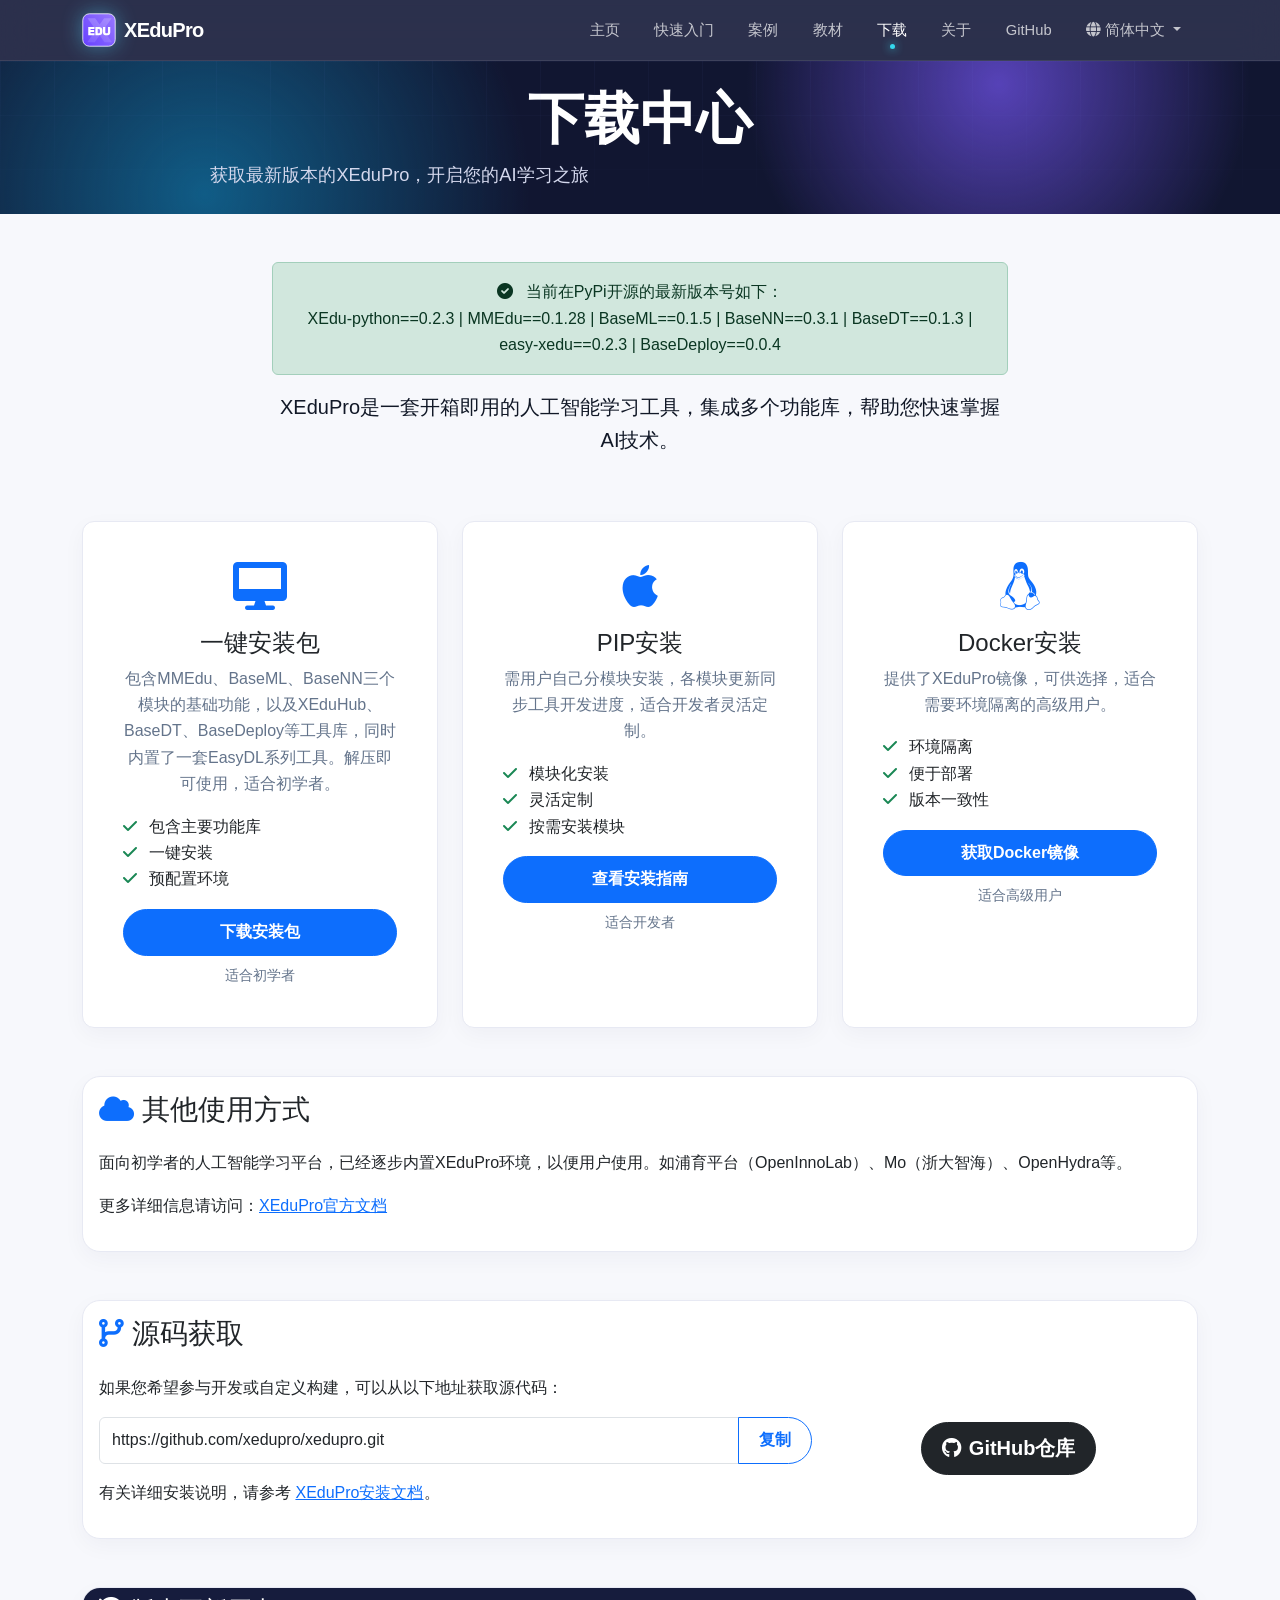
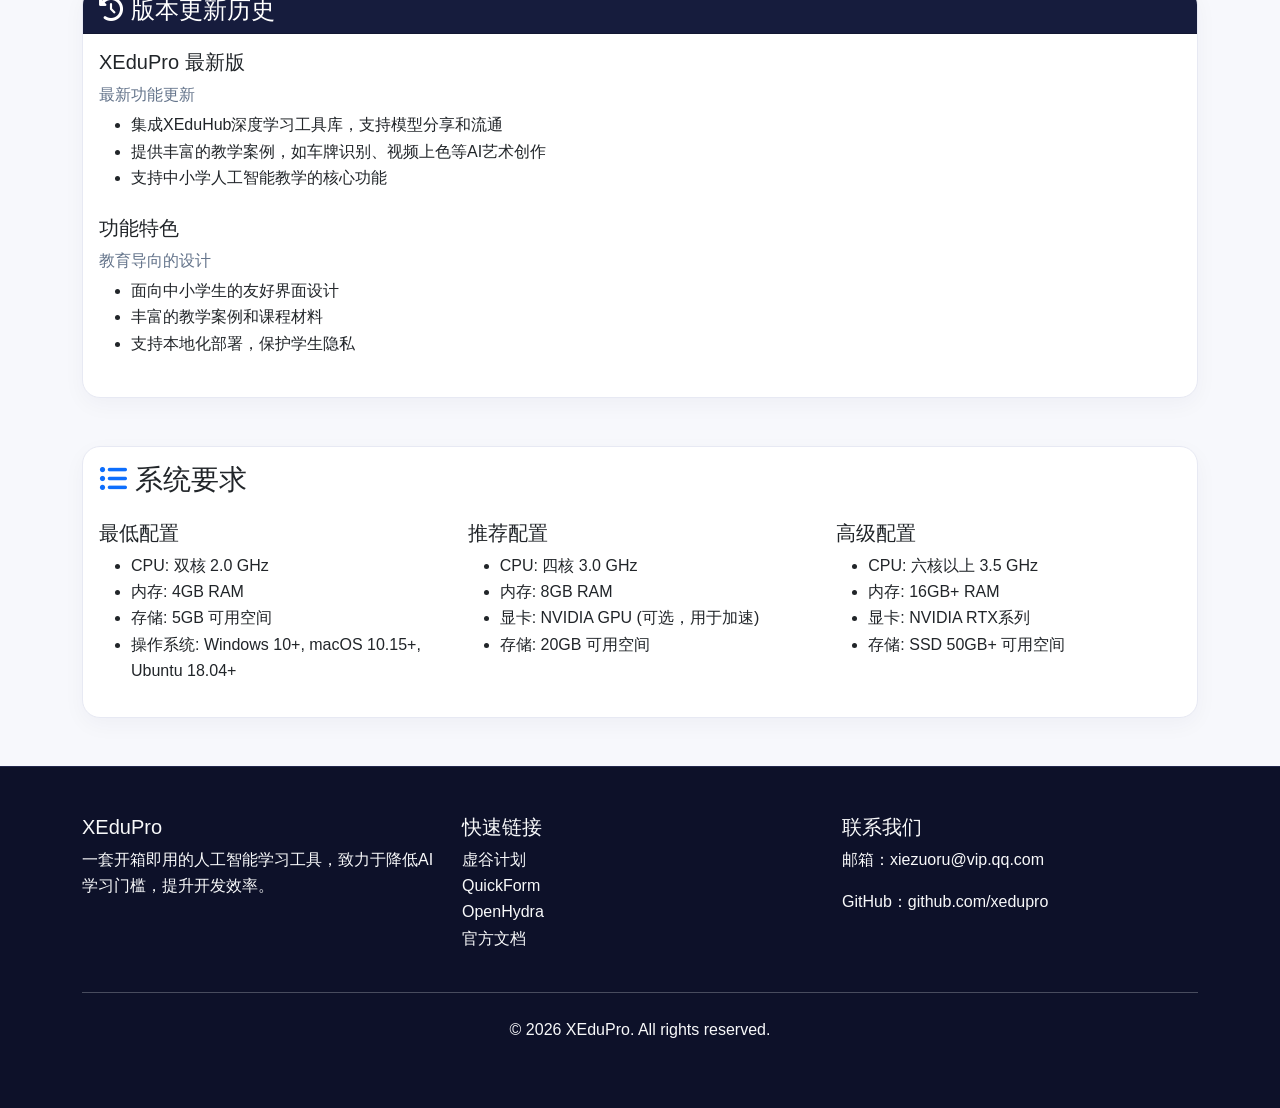
<file: download.html>
<!DOCTYPE html>
<html lang="zh-CN">
<head>
    <meta charset="UTF-8">
    <meta name="viewport" content="width=device-width, initial-scale=1.0">
    <title>下载 - XEduPro</title>
    <link rel="stylesheet" href="css/bootstrap.min.css">
    <link rel="stylesheet" href="css/fontawesome.min.css">
    <link rel="stylesheet" href="styles.css">
</head>
<body>
    <!-- 导航栏 -->
    <nav class="navbar navbar-expand-lg navbar-dark bg-primary sticky-top">
        <div class="container">
            <a class="navbar-brand d-flex align-items-center" href="index.html">
                <img src="xedu-logo.svg" alt="XEduPro Logo" width="32" height="32" class="me-2">
                <span>XEduPro</span>
            </a>
            <button class="navbar-toggler" type="button" data-bs-toggle="collapse" data-bs-target="#navbarNav">
                <span class="navbar-toggler-icon"></span>
            </button>
            <div class="collapse navbar-collapse" id="navbarNav">
                <ul class="navbar-nav ms-auto">
                    <li class="nav-item">
                        <a class="nav-link" href="index.html" data-i18n="nav.home">主页</a>
                    </li>
                    <li class="nav-item">
                        <a class="nav-link" href="quickstart.html" data-i18n="nav.quickstart">快速入门</a>
                    </li>
                    <li class="nav-item">
                        <a class="nav-link" href="cases.html" data-i18n="nav.cases">案例</a>
                    </li>
                    <li class="nav-item">
                        <a class="nav-link" href="textbook.html" data-i18n="nav.docs">教材</a>
                    </li>
                    <li class="nav-item">
                        <a class="nav-link active" href="download.html" data-i18n="nav.download">下载</a>
                    </li>
                    <li class="nav-item">
                        <a class="nav-link" href="about.html" data-i18n="nav.about">关于</a>
                    </li>
                    <li class="nav-item">
                        <a class="nav-link" href="https://github.com/XEduPro" target="_blank">GitHub</a>
                    </li>
                    <li class="nav-item dropdown lang-switcher">
                        <a class="nav-link dropdown-toggle" href="#" role="button" data-bs-toggle="dropdown" aria-expanded="false">
                            <i class="fas fa-globe me-1"></i><span id="lang-label">简体中文</span>
                        </a>
                        <ul class="dropdown-menu dropdown-menu-end">
                            <li><a class="dropdown-item" href="#" onclick="switchLang('zh-CN')">简体中文</a></li>
                            <li><a class="dropdown-item" href="#" onclick="switchLang('zh-TW')">繁體中文</a></li>
                            <li><a class="dropdown-item" href="#" onclick="switchLang('en')">English</a></li>
                        </ul>
                    </li>
                </ul>
            </div>
        </div>
    </nav>

    <!-- 下载横幅 -->
    <section class="hero-section bg-primary py-3">
        <div class="container py-2">
            <div class="row">
                <div class="col-12 text-center">
                    <h1 class="display-4 fw-bold mb-2 text-white" data-i18n="download.hero.title">下载中心</h1>
                    <p class="lead text-white mb-0" data-i18n="download.hero.desc">获取最新版本的XEduPro，开启您的AI学习之旅</p>
                </div>
            </div>
        </div>
    </section>

    <!-- 下载内容 -->
    <section class="download-content py-5">
        <div class="container">
            <div class="row mb-5">
                <div class="col-lg-8 mx-auto text-center">
                    <div class="alert alert-success">
                        <i class="fas fa-check-circle me-2"></i>
                        <span data-i18n="download.latest">当前在PyPi开源的最新版本号如下：<br>XEdu-python==0.2.3 | MMEdu==0.1.28 | BaseML==0.1.5 | BaseNN==0.3.1 | BaseDT==0.1.3 | easy-xedu==0.2.3 | BaseDeploy==0.0.4</span>
                    </div>
                    <p class="lead" data-i18n="download.intro">XEduPro是一套开箱即用的人工智能学习工具，集成多个功能库，帮助您快速掌握AI技术。</p>
                </div>
            </div>

            <!-- 下载选项 -->
            <div class="download-options">
                <div class="download-card card h-100 shadow-sm">
                    <div class="card-body text-center">
                        <div class="mb-3">
                            <i class="fas fa-desktop fa-3x text-primary"></i>
                        </div>
                        <h4 class="card-title" data-i18n="download.installer.title">一键安装包</h4>
                        <p class="card-text" data-i18n="download.installer.desc">包含MMEdu、BaseML、BaseNN三个模块的基础功能，以及XEduHub、BaseDT、BaseDeploy等工具库，同时内置了一套EasyDL系列工具。解压即可使用，适合初学者。</p>
                        <ul class="list-unstyled mb-3 text-start">
                            <li><i class="fas fa-check text-success me-2"></i> <span data-i18n="download.installer.f1">包含主要功能库</span></li>
                            <li><i class="fas fa-check text-success me-2"></i> <span data-i18n="download.installer.f2">一键安装</span></li>
                            <li><i class="fas fa-check text-success me-2"></i> <span data-i18n="download.installer.f3">预配置环境</span></li>
                        </ul>
                        <a href="https://my.feishu.cn/drive/folder/fldcn67XTwhg8qIFCl8edJBZZQb" target="_blank" class="btn btn-primary w-100" data-i18n="download.installer.btn">下载安装包</a>
                        <small class="text-muted d-block mt-2" data-i18n="download.installer.tag">适合初学者</small>
                    </div>
                </div>

                <div class="download-card card h-100 shadow-sm">
                    <div class="card-body text-center">
                        <div class="mb-3">
                            <i class="fab fa-apple fa-3x text-primary"></i>
                        </div>
                        <h4 class="card-title" data-i18n="download.pip.title">PIP安装</h4>
                        <p class="card-text" data-i18n="download.pip.desc">需用户自己分模块安装，各模块更新同步工具开发进度，适合开发者灵活定制。</p>
                        <ul class="list-unstyled mb-3 text-start">
                            <li><i class="fas fa-check text-success me-2"></i> <span data-i18n="download.pip.f1">模块化安装</span></li>
                            <li><i class="fas fa-check text-success me-2"></i> <span data-i18n="download.pip.f2">灵活定制</span></li>
                            <li><i class="fas fa-check text-success me-2"></i> <span data-i18n="download.pip.f3">按需安装模块</span></li>
                        </ul>
                        <a href="https://xedu.readthedocs.io/zh-cn/master/about/installation.html#pip" target="_blank" class="btn btn-primary w-100" data-i18n="download.pip.btn">查看安装指南</a>
                        <small class="text-muted d-block mt-2" data-i18n="download.pip.tag">适合开发者</small>
                    </div>
                </div>

                <div class="download-card card h-100 shadow-sm">
                    <div class="card-body text-center">
                        <div class="mb-3">
                            <i class="fab fa-linux fa-3x text-primary"></i>
                        </div>
                        <h4 class="card-title" data-i18n="download.docker.title">Docker安装</h4>
                        <p class="card-text" data-i18n="download.docker.desc">提供了XEduPro镜像，可供选择，适合需要环境隔离的高级用户。</p>
                        <ul class="list-unstyled mb-3 text-start">
                            <li><i class="fas fa-check text-success me-2"></i> <span data-i18n="download.docker.f1">环境隔离</span></li>
                            <li><i class="fas fa-check text-success me-2"></i> <span data-i18n="download.docker.f2">便于部署</span></li>
                            <li><i class="fas fa-check text-success me-2"></i> <span data-i18n="download.docker.f3">版本一致性</span></li>
                        </ul>
                        <a href="https://xedu.readthedocs.io/zh-cn/master/about/installation.html#docker" target="_blank" class="btn btn-primary w-100" data-i18n="download.docker.btn">获取Docker镜像</a>
                        <small class="text-muted d-block mt-2" data-i18n="download.docker.tag">适合高级用户</small>
                    </div>
                </div>
            </div>

            <!-- 其他使用方式 -->
            <div class="row mt-5">
                <div class="col-12">
                    <div class="card shadow-sm">
                        <div class="card-body">
                            <h3 class="card-title mb-4"><i class="fas fa-cloud text-primary me-2"></i><span data-i18n="download.other.title">其他使用方式</span></h3>
                            <div class="row">
                                <div class="col-md-12">
                                    <p data-i18n="download.other.desc">面向初学者的人工智能学习平台，已经逐步内置XEduPro环境，以便用户使用。如浦育平台（OpenInnoLab）、Mo（浙大智海）、OpenHydra等。</p>
                                    <p data-i18n="download.other.link">更多详细信息请访问：<a href="https://xedu.readthedocs.io/zh-cn/master/" target="_blank">XEduPro官方文档</a></p>
                                </div>
                            </div>
                        </div>
                    </div>
                </div>
            </div>

            <!-- 源码下载 -->
            <div class="row mt-5">
                <div class="col-12">
                    <div class="card shadow-sm">
                        <div class="card-body">
                            <h3 class="card-title mb-4"><i class="fas fa-code-branch text-primary me-2"></i><span data-i18n="download.source.title">源码获取</span></h3>
                            <div class="row align-items-center">
                                <div class="col-md-8">
                                    <p data-i18n="download.source.desc">如果您希望参与开发或自定义构建，可以从以下地址获取源代码：</p>
                                    <div class="input-group">
                                        <input type="text" class="form-control" value="https://github.com/xedupro/xedupro.git" readonly>
                                        <button class="btn btn-outline-primary copy-btn" type="button" data-i18n="download.copy">复制</button>
                                    </div>
                                    <p class="mt-3" data-i18n="download.source.link">有关详细安装说明，请参考 <a href="https://xedu.readthedocs.io/zh-cn/master/about/installation.html" target="_blank">XEduPro安装文档</a>。</p>
                                </div>
                                <div class="col-md-4 text-md-center">
                                    <a href="https://github.com/xedupro/xedupro" class="btn btn-dark btn-lg">
                                        <i class="fab fa-github me-2"></i><span data-i18n="download.source.btn">GitHub仓库</span>
                                    </a>
                                </div>
                            </div>
                        </div>
                    </div>
                </div>
            </div>

            <!-- 版本更新历史 -->
            <div class="row mt-5">
                <div class="col-12">
                    <div class="card shadow-sm">
                        <div class="card-header bg-primary text-white">
                            <h4 class="mb-0"><i class="fas fa-history me-2"></i><span data-i18n="download.version.title">版本更新历史</span></h4>
                        </div>
                        <div class="card-body">
                            <div class="timeline">
                                <div class="timeline-item mb-4">
                                    <h5 data-i18n="download.version.latest">XEduPro 最新版</h5>
                                    <p class="text-muted mb-1" data-i18n="download.version.latestsub">最新功能更新</p>
                                    <ul>
                                        <li data-i18n="download.version.f1">集成XEduHub深度学习工具库，支持模型分享和流通</li>
                                        <li data-i18n="download.version.f2">提供丰富的教学案例，如车牌识别、视频上色等AI艺术创作</li>
                                        <li data-i18n="download.version.f3">支持中小学人工智能教学的核心功能</li>
                                    </ul>
                                </div>
                                <div class="timeline-item mb-4">
                                    <h5 data-i18n="download.version.feature">功能特色</h5>
                                    <p class="text-muted mb-1" data-i18n="download.version.featuresub">教育导向的设计</p>
                                    <ul>
                                        <li data-i18n="download.version.f4">面向中小学生的友好界面设计</li>
                                        <li data-i18n="download.version.f5">丰富的教学案例和课程材料</li>
                                        <li data-i18n="download.version.f6">支持本地化部署，保护学生隐私</li>
                                    </ul>
                                </div>
                            </div>
                        </div>
                    </div>
                </div>
            </div>

            <!-- 系统要求 -->
            <div class="row mt-5">
                <div class="col-12">
                    <div class="card shadow-sm">
                        <div class="card-body">
                            <h3 class="card-title mb-4"><i class="fas fa-list-ul text-primary me-2"></i><span data-i18n="download.req.title">系统要求</span></h3>
                            <div class="row">
                                <div class="col-md-4">
                                    <h5 data-i18n="download.req.min">最低配置</h5>
                                    <ul>
                                        <li>CPU: 双核 2.0 GHz</li>
                                        <li>内存: 4GB RAM</li>
                                        <li>存储: 5GB 可用空间</li>
                                        <li>操作系统: Windows 10+, macOS 10.15+, Ubuntu 18.04+</li>
                                    </ul>
                                </div>
                                <div class="col-md-4">
                                    <h5 data-i18n="download.req.rec">推荐配置</h5>
                                    <ul>
                                        <li>CPU: 四核 3.0 GHz</li>
                                        <li>内存: 8GB RAM</li>
                                        <li>显卡: NVIDIA GPU (可选，用于加速)</li>
                                        <li>存储: 20GB 可用空间</li>
                                    </ul>
                                </div>
                                <div class="col-md-4">
                                    <h5 data-i18n="download.req.adv">高级配置</h5>
                                    <ul>
                                        <li>CPU: 六核以上 3.5 GHz</li>
                                        <li>内存: 16GB+ RAM</li>
                                        <li>显卡: NVIDIA RTX系列</li>
                                        <li>存储: SSD 50GB+ 可用空间</li>
                                    </ul>
                                </div>
                            </div>
                        </div>
                    </div>
                </div>
            </div>


        </div>
    </section>

    <!-- 页脚 -->
    <footer class="bg-dark text-light py-5">
        <div class="container">
            <div class="row">
                <div class="col-md-4">
                    <h5>XEduPro</h5>
                    <p data-i18n="footer.desc">一套开箱即用的人工智能学习工具，致力于降低AI学习门槛，提升开发效率。</p>
                </div>
                <div class="col-md-4">
                    <h5 data-i18n="footer.quicklinks">快速链接</h5>
                    <ul class="list-unstyled">
                        <li><a href="https://www.vvplan.cn/" target="_blank" class="text-light" data-i18n="footer.vvplan">虚谷计划</a></li>
                        <li><a href="https://quickform.cc/" target="_blank" class="text-light" data-i18n="footer.quickform">QuickForm</a></li>
                        <li><a href="https://openhydra.net/" target="_blank" class="text-light" data-i18n="footer.openhydra">OpenHydra</a></li>
                        <li><a href="https://xedu.readthedocs.io/zh-cn/master/" target="_blank" class="text-light" data-i18n="footer.officialDocs">官方文档</a></li>
                    </ul>
                </div>
                <div class="col-md-4">
                    <h5 data-i18n="footer.contact">联系我们</h5>
                    <p data-i18n="footer.email">邮箱：xiezuoru@vip.qq.com</p>
                    <p>GitHub：<a href="https://github.com/xedupro" class="text-light">github.com/xedupro</a></p>
                </div>
            </div>
            <hr class="my-4">
            <div class="text-center">
                <p data-i18n="footer.copyright">&copy; 2026 XEduPro. All rights reserved.</p>
            </div>
        </div>
    </footer>

    <script src="js/bootstrap.bundle.min.js"></script>
    <script src="js/i18n.js"></script>
    <script>
        document.querySelectorAll('.input-group .copy-btn').forEach(function(button) {
            button.addEventListener('click', function() {
                var input = this.previousElementSibling;
                input.select();
                document.execCommand('copy');
                var originalText = this.textContent;
                this.textContent = t('download.copied');
                var btn = this;
                setTimeout(function() {
                    btn.textContent = originalText;
                }, 2000);
            });
        });
    </script>
</body>
</html>
</file>
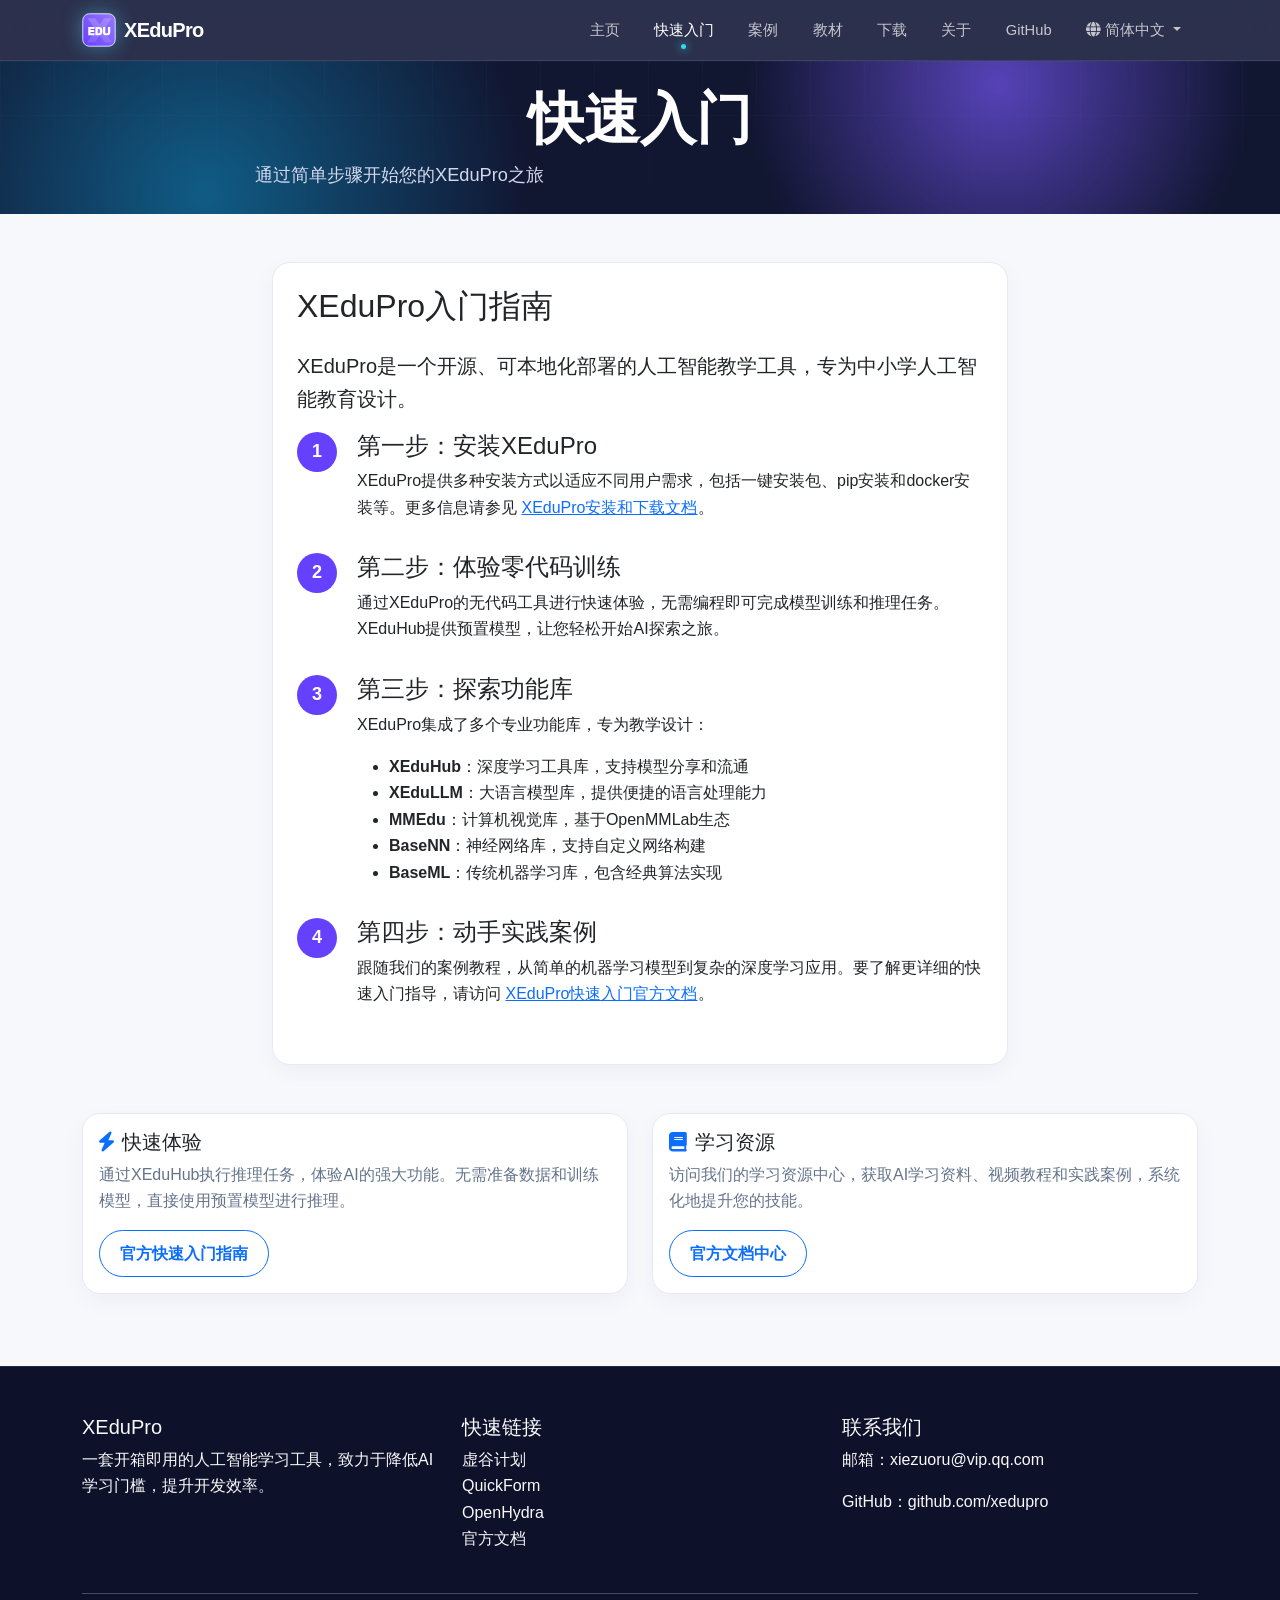
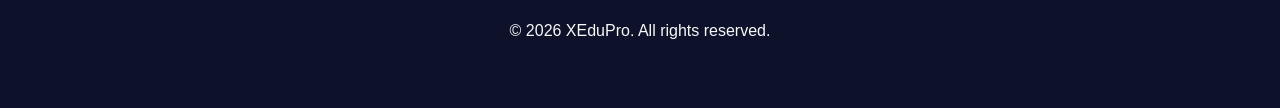
<file: quickstart.html>
<!DOCTYPE html>
<html lang="zh-CN">
<head>
    <meta charset="UTF-8">
    <meta name="viewport" content="width=device-width, initial-scale=1.0">
    <title>快速入门 - XEduPro</title>
    <link rel="stylesheet" href="css/bootstrap.min.css">
    <link rel="stylesheet" href="css/fontawesome.min.css">
    <link rel="stylesheet" href="styles.css">
</head>
<body>
    <!-- 导航栏 -->
    <nav class="navbar navbar-expand-lg navbar-dark bg-primary sticky-top">
        <div class="container">
            <a class="navbar-brand d-flex align-items-center" href="index.html">
                <img src="xedu-logo.svg" alt="XEduPro Logo" width="32" height="32" class="me-2">
                <span>XEduPro</span>
            </a>
            <button class="navbar-toggler" type="button" data-bs-toggle="collapse" data-bs-target="#navbarNav">
                <span class="navbar-toggler-icon"></span>
            </button>
            <div class="collapse navbar-collapse" id="navbarNav">
                <ul class="navbar-nav ms-auto">
                    <li class="nav-item">
                        <a class="nav-link" href="index.html" data-i18n="nav.home">主页</a>
                    </li>
                    <li class="nav-item">
                        <a class="nav-link active" href="quickstart.html" data-i18n="nav.quickstart">快速入门</a>
                    </li>
                    <li class="nav-item">
                        <a class="nav-link" href="cases.html" data-i18n="nav.cases">案例</a>
                    </li>
                    <li class="nav-item">
                        <a class="nav-link" href="textbook.html" data-i18n="nav.docs">教材</a>
                    </li>
                    <li class="nav-item">
                        <a class="nav-link" href="download.html" data-i18n="nav.download">下载</a>
                    </li>
                    <li class="nav-item">
                        <a class="nav-link" href="about.html" data-i18n="nav.about">关于</a>
                    </li>
                    <li class="nav-item">
                        <a class="nav-link" href="https://github.com/XEduPro" target="_blank">GitHub</a>
                    </li>
                    <li class="nav-item dropdown lang-switcher">
                        <a class="nav-link dropdown-toggle" href="#" role="button" data-bs-toggle="dropdown" aria-expanded="false">
                            <i class="fas fa-globe me-1"></i><span id="lang-label">简体中文</span>
                        </a>
                        <ul class="dropdown-menu dropdown-menu-end">
                            <li><a class="dropdown-item" href="#" onclick="switchLang('zh-CN')">简体中文</a></li>
                            <li><a class="dropdown-item" href="#" onclick="switchLang('zh-TW')">繁體中文</a></li>
                            <li><a class="dropdown-item" href="#" onclick="switchLang('en')">English</a></li>
                        </ul>
                    </li>
                </ul>
            </div>
        </div>
    </nav>

    <!-- 快速入门横幅 -->
    <section class="hero-section bg-primary py-3">
        <div class="container py-2">
            <div class="row">
                <div class="col-12 text-center">
                    <h1 class="display-4 fw-bold mb-2 text-white" data-i18n="quickstart.hero.title">快速入门</h1>
                    <p class="lead text-white mb-0" data-i18n="quickstart.hero.desc">通过简单步骤开始您的XEduPro之旅</p>
                </div>
            </div>
        </div>
    </section>

    <!-- 快速入门内容 -->
    <section class="quick-start-content py-5">
        <div class="container">
            <div class="row mb-5">
                <div class="col-lg-8 mx-auto">
                    <div class="card shadow-sm p-4">
                        <h2 class="mb-4" data-i18n="quickstart.guide.title">XEduPro入门指南</h2>
                        <p class="lead" data-i18n="quickstart.guide.desc">XEduPro是一个开源、可本地化部署的人工智能教学工具，专为中小学人工智能教育设计。</p>

                        <div class="quick-start-steps">
                            <div class="step-card">
                                <h4 data-i18n="quickstart.step1.title">第一步：安装XEduPro</h4>
                                <p data-i18n="quickstart.step1.desc">XEduPro提供多种安装方式以适应不同用户需求，包括一键安装包、pip安装和docker安装等。更多信息请参见 <a href="https://xedu.readthedocs.io/zh-cn/master/about/installation.html" target="_blank">XEduPro安装和下载文档</a>。</p>
                            </div>

                            <div class="step-card">
                                <h4 data-i18n="quickstart.step2.title">第二步：体验零代码训练</h4>
                                <p data-i18n="quickstart.step2.desc">通过XEduPro的无代码工具进行快速体验，无需编程即可完成模型训练和推理任务。XEduHub提供预置模型，让您轻松开始AI探索之旅。</p>
                            </div>

                            <div class="step-card">
                                <h4 data-i18n="quickstart.step3.title">第三步：探索功能库</h4>
                                <p><span data-i18n="quickstart.step3.desc">XEduPro集成了多个专业功能库，专为教学设计：</span>
                                    <ul>
                                        <li data-i18n="quickstart.step3.xeduhub"><strong>XEduHub</strong>：深度学习工具库，支持模型分享和流通</li>
                                        <li data-i18n="quickstart.step3.xedullm"><strong>XEduLLM</strong>：大语言模型库，提供便捷的语言处理能力</li>
                                        <li data-i18n="quickstart.step3.mmedu"><strong>MMEdu</strong>：计算机视觉库，基于OpenMMLab生态</li>
                                        <li data-i18n="quickstart.step3.basenn"><strong>BaseNN</strong>：神经网络库，支持自定义网络构建</li>
                                        <li data-i18n="quickstart.step3.baseml"><strong>BaseML</strong>：传统机器学习库，包含经典算法实现</li>
                                    </ul>
                                </p>
                            </div>

                            <div class="step-card">
                                <h4 data-i18n="quickstart.step4.title">第四步：动手实践案例</h4>
                                <p data-i18n="quickstart.step4.desc">跟随我们的案例教程，从简单的机器学习模型到复杂的深度学习应用。要了解更详细的快速入门指导，请访问 <a href="https://xedu.readthedocs.io/zh-cn/master/how_to_quick_start.html" target="_blank">XEduPro快速入门官方文档</a>。</p>
                            </div>
                        </div>
                    </div>
                </div>
            </div>

            <div class="row">
                <div class="col-md-6 mb-4">
                    <div class="card h-100 shadow-sm border-0">
                        <div class="card-body">
                            <h5 class="card-title"><i class="fas fa-bolt text-primary me-2"></i><span data-i18n="quickstart.quick.title">快速体验</span></h5>
                            <p class="card-text" data-i18n="quickstart.quick.desc">通过XEduHub执行推理任务，体验AI的强大功能。无需准备数据和训练模型，直接使用预置模型进行推理。</p>
                            <a href="https://xedu.readthedocs.io/zh-cn/master/how_to_quick_start.html" target="_blank" class="btn btn-outline-primary" data-i18n="quickstart.quick.btn">官方快速入门指南</a>
                        </div>
                    </div>
                </div>
                <div class="col-md-6 mb-4">
                    <div class="card h-100 shadow-sm border-0">
                        <div class="card-body">
                            <h5 class="card-title"><i class="fas fa-book text-primary me-2"></i><span data-i18n="quickstart.learn.title">学习资源</span></h5>
                            <p class="card-text" data-i18n="quickstart.learn.desc">访问我们的学习资源中心，获取AI学习资料、视频教程和实践案例，系统化地提升您的技能。</p>
                            <a href="https://xedu.readthedocs.io/zh-cn/master/" target="_blank" class="btn btn-outline-primary" data-i18n="quickstart.learn.btn">官方文档中心</a>
                        </div>
                    </div>
                </div>
            </div>
        </div>
    </section>

    <!-- 页脚 -->
    <footer class="bg-dark text-light py-5">
        <div class="container">
            <div class="row">
                <div class="col-md-4">
                    <h5>XEduPro</h5>
                    <p data-i18n="footer.desc">一套开箱即用的人工智能学习工具，致力于降低AI学习门槛，提升开发效率。</p>
                </div>
                <div class="col-md-4">
                    <h5 data-i18n="footer.quicklinks">快速链接</h5>
                    <ul class="list-unstyled">
                        <li><a href="https://www.vvplan.cn/" target="_blank" class="text-light" data-i18n="footer.vvplan">虚谷计划</a></li>
                        <li><a href="https://quickform.cc/" target="_blank" class="text-light" data-i18n="footer.quickform">QuickForm</a></li>
                        <li><a href="https://openhydra.net/" target="_blank" class="text-light" data-i18n="footer.openhydra">OpenHydra</a></li>
                        <li><a href="https://xedu.readthedocs.io/zh-cn/master/" target="_blank" class="text-light" data-i18n="footer.officialDocs">官方文档</a></li>
                    </ul>
                </div>
                <div class="col-md-4">
                    <h5 data-i18n="footer.contact">联系我们</h5>
                    <p data-i18n="footer.email">邮箱：xiezuoru@vip.qq.com</p>
                    <p>GitHub：<a href="https://github.com/xedupro" class="text-light">github.com/xedupro</a></p>
                </div>
            </div>
            <hr class="my-4">
            <div class="text-center">
                <p data-i18n="footer.copyright">&copy; 2026 XEduPro. All rights reserved.</p>
            </div>
        </div>
    </footer>

    <script src="js/bootstrap.bundle.min.js"></script>
    <script src="js/i18n.js"></script>
</body>
</html>
</file>
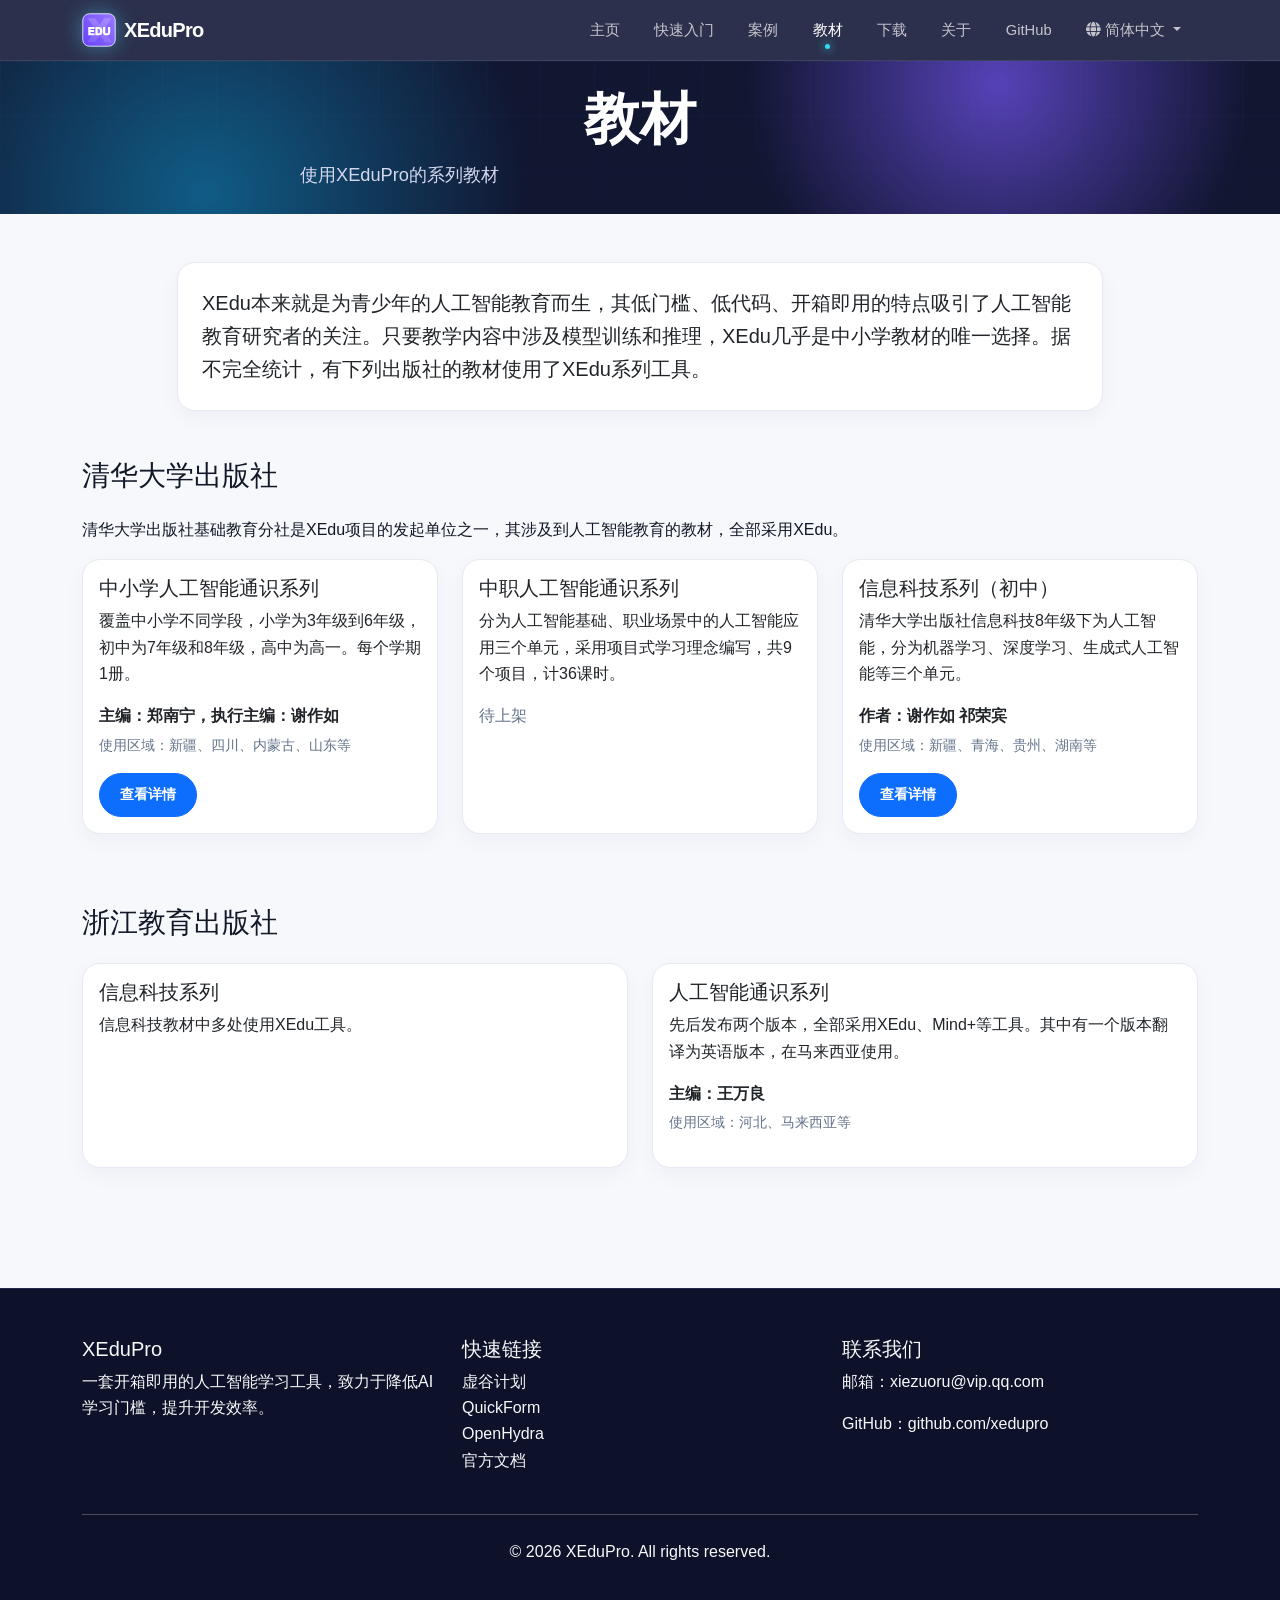
<file: textbook.html>
<!DOCTYPE html>
<html lang="zh-CN">
<head>
    <meta charset="UTF-8">
    <meta name="viewport" content="width=device-width, initial-scale=1.0">
    <title>教材 - XEduPro</title>
    <link rel="stylesheet" href="css/bootstrap.min.css">
    <link rel="stylesheet" href="css/fontawesome.min.css">
    <link rel="stylesheet" href="styles.css">
</head>
<body>
    <!-- 导航栏 -->
    <nav class="navbar navbar-expand-lg navbar-dark bg-primary sticky-top">
        <div class="container">
            <a class="navbar-brand d-flex align-items-center" href="index.html">
                <img src="xedu-logo.svg" alt="XEduPro Logo" width="32" height="32" class="me-2">
                <span>XEduPro</span>
            </a>
            <button class="navbar-toggler" type="button" data-bs-toggle="collapse" data-bs-target="#navbarNav">
                <span class="navbar-toggler-icon"></span>
            </button>
            <div class="collapse navbar-collapse" id="navbarNav">
                <ul class="navbar-nav ms-auto">
                    <li class="nav-item">
                        <a class="nav-link" href="index.html" data-i18n="nav.home">主页</a>
                    </li>
                    <li class="nav-item">
                        <a class="nav-link" href="quickstart.html" data-i18n="nav.quickstart">快速入门</a>
                    </li>
                    <li class="nav-item">
                        <a class="nav-link" href="cases.html" data-i18n="nav.cases">案例</a>
                    </li>
                    <li class="nav-item">
                        <a class="nav-link active" href="textbook.html" data-i18n="nav.docs">教材</a>
                    </li>
                    <li class="nav-item">
                        <a class="nav-link" href="download.html" data-i18n="nav.download">下载</a>
                    </li>
                    <li class="nav-item">
                        <a class="nav-link" href="about.html" data-i18n="nav.about">关于</a>
                    </li>
                    <li class="nav-item">
                        <a class="nav-link" href="https://github.com/XEduPro" target="_blank">GitHub</a>
                    </li>
                    <li class="nav-item dropdown lang-switcher">
                        <a class="nav-link dropdown-toggle" href="#" role="button" data-bs-toggle="dropdown" aria-expanded="false">
                            <i class="fas fa-globe me-1"></i><span id="lang-label">简体中文</span>
                        </a>
                        <ul class="dropdown-menu dropdown-menu-end">
                            <li><a class="dropdown-item" href="#" onclick="switchLang('zh-CN')">简体中文</a></li>
                            <li><a class="dropdown-item" href="#" onclick="switchLang('zh-TW')">繁體中文</a></li>
                            <li><a class="dropdown-item" href="#" onclick="switchLang('en')">English</a></li>
                        </ul>
                    </li>
                </ul>
            </div>
        </div>
    </nav>

    <!-- 教材横幅 -->
    <section class="hero-section bg-primary py-3">
        <div class="container py-2">
            <div class="row">
                <div class="col-12 text-center">
                    <h1 class="display-4 fw-bold mb-2 text-white" data-i18n="textbook.hero.title">教材</h1>
                    <p class="lead text-white mb-0" data-i18n="textbook.hero.desc">使用XEduPro的系列教材</p>
                </div>
            </div>
        </div>
    </section>

    <!-- 教材内容 -->
    <section class="textbook-content py-5">
        <div class="container">
            <div class="row mb-5">
                <div class="col-lg-10 mx-auto">
                    <div class="card shadow-sm p-4">
                        <p class="lead mb-0" data-i18n="textbook.intro">XEdu本来就是为青少年的人工智能教育而生，其低门槛、低代码、开箱即用的特点吸引了人工智能教育研究者的关注。只要教学内容中涉及模型训练和推理，XEdu几乎是中小学教材的唯一选择。据不完全统计，有下列出版社的教材使用了XEdu系列工具。</p>
                    </div>
                </div>
            </div>

            <div class="row mb-5">
                <div class="col-12">
                    <h3 class="mb-4" data-i18n="textbook.tsinghua.title">清华大学出版社</h3>
                    <p data-i18n="textbook.tsinghua.desc">清华大学出版社基础教育分社是XEdu项目的发起单位之一，其涉及到人工智能教育的教材，全部采用XEdu。</p>
                    <div class="row">
                        <div class="col-md-4 mb-4">
                            <div class="card h-100 shadow-sm">
                                <div class="card-body">
                                    <h5 data-i18n="textbook.tsinghua.k12.title">中小学人工智能通识系列</h5>
                                    <p data-i18n="textbook.tsinghua.k12.desc">覆盖中小学不同学段，小学为3年级到6年级，初中为7年级和8年级，高中为高一。每个学期1册。</p>
                                    <p class="mb-1"><strong data-i18n="textbook.tsinghua.k12.editor">主编：郑南宁，执行主编：谢作如</strong></p>
                                    <p class="text-muted small" data-i18n="textbook.tsinghua.k12.region">使用区域：新疆、四川、内蒙古、山东等</p>
                                    <a href="https://detail.tmall.com/item.htm?abbucket=9&id=997332673594" target="_blank" class="btn btn-primary btn-sm" data-i18n="textbook.view">查看详情</a>
                                </div>
                            </div>
                        </div>
                        <div class="col-md-4 mb-4">
                            <div class="card h-100 shadow-sm">
                                <div class="card-body">
                                    <h5 data-i18n="textbook.tsinghua.vocational.title">中职人工智能通识系列</h5>
                                    <p data-i18n="textbook.tsinghua.vocational.desc">分为人工智能基础、职业场景中的人工智能应用三个单元，采用项目式学习理念编写，共9个项目，计36课时。</p>
                                    <p class="text-muted" data-i18n="textbook.comingSoon">待上架</p>
                                </div>
                            </div>
                        </div>
                        <div class="col-md-4 mb-4">
                            <div class="card h-100 shadow-sm">
                                <div class="card-body">
                                    <h5 data-i18n="textbook.tsinghua.it.title">信息科技系列（初中）</h5>
                                    <p data-i18n="textbook.tsinghua.it.desc">清华大学出版社信息科技8年级下为人工智能，分为机器学习、深度学习、生成式人工智能等三个单元。</p>
                                    <p class="mb-1"><strong data-i18n="textbook.tsinghua.it.author">作者：谢作如 祁荣宾</strong></p>
                                    <p class="text-muted small" data-i18n="textbook.tsinghua.it.region">使用区域：新疆、青海、贵州、湖南等</p>
                                    <a href="https://item.taobao.com/item.htm?abbucket=9&id=885812687794" target="_blank" class="btn btn-primary btn-sm" data-i18n="textbook.view">查看详情</a>
                                </div>
                            </div>
                        </div>
                    </div>
                </div>
            </div>

            <div class="row mb-5">
                <div class="col-12">
                    <h3 class="mb-4" data-i18n="textbook.zhejiang.title">浙江教育出版社</h3>
                    <div class="row">
                        <div class="col-md-6 mb-4">
                            <div class="card h-100 shadow-sm">
                                <div class="card-body">
                                    <h5 data-i18n="textbook.zhejiang.it.title">信息科技系列</h5>
                                    <p class="mb-0" data-i18n="textbook.zhejiang.it.desc">信息科技教材中多处使用XEdu工具。</p>
                                </div>
                            </div>
                        </div>
                        <div class="col-md-6 mb-4">
                            <div class="card h-100 shadow-sm">
                                <div class="card-body">
                                    <h5 data-i18n="textbook.zhejiang.ai.title">人工智能通识系列</h5>
                                    <p data-i18n="textbook.zhejiang.ai.desc">先后发布两个版本，全部采用XEdu、Mind+等工具。其中有一个版本翻译为英语版本，在马来西亚使用。</p>
                                    <p class="mb-1"><strong data-i18n="textbook.zhejiang.ai.editor">主编：王万良</strong></p>
                                    <p class="text-muted small" data-i18n="textbook.zhejiang.ai.region">使用区域：河北、马来西亚等</p>
                                </div>
                            </div>
                        </div>
                    </div>
                </div>
            </div>
        </div>
    </section>

    <!-- 页脚 -->
    <footer class="bg-dark text-light py-5">
        <div class="container">
            <div class="row">
                <div class="col-md-4">
                    <h5>XEduPro</h5>
                    <p data-i18n="footer.desc">一套开箱即用的人工智能学习工具，致力于降低AI学习门槛，提升开发效率。</p>
                </div>
                <div class="col-md-4">
                    <h5 data-i18n="footer.quicklinks">快速链接</h5>
                    <ul class="list-unstyled">
                        <li><a href="https://www.vvplan.cn/" target="_blank" class="text-light" data-i18n="footer.vvplan">虚谷计划</a></li>
                        <li><a href="https://quickform.cc/" target="_blank" class="text-light" data-i18n="footer.quickform">QuickForm</a></li>
                        <li><a href="https://openhydra.net/" target="_blank" class="text-light" data-i18n="footer.openhydra">OpenHydra</a></li>
                        <li><a href="https://xedu.readthedocs.io/zh-cn/master/" target="_blank" class="text-light" data-i18n="footer.officialDocs">官方文档</a></li>
                    </ul>
                </div>
                <div class="col-md-4">
                    <h5 data-i18n="footer.contact">联系我们</h5>
                    <p data-i18n="footer.email">邮箱：xiezuoru@vip.qq.com</p>
                    <p>GitHub：<a href="https://github.com/xedupro" class="text-light">github.com/xedupro</a></p>
                </div>
            </div>
            <hr class="my-4">
            <div class="text-center">
                <p data-i18n="footer.copyright">&copy; 2026 XEduPro. All rights reserved.</p>
            </div>
        </div>
    </footer>

    <script src="js/bootstrap.bundle.min.js"></script>
    <script src="js/i18n.js"></script>
</body>
</html>
</file>
<file: styles.css>
/* Visual system */
:root { --ink: #111827; --muted: #64748b; --violet: #6857f5; --cyan: #35d9ed; --surface: #f7f8fc; }
body { font-family: Inter, ui-sans-serif, -apple-system, BlinkMacSystemFont, "Segoe UI", Roboto, "Helvetica Neue", Arial, sans-serif; line-height: 1.65; color: var(--ink); background: var(--surface); }
.bg-primary { background: #161c3d !important; }
.bg-light { background: #f7f8fc !important; }
.navbar { background: rgba(15, 20, 52, .88) !important; backdrop-filter: blur(18px); border-bottom: 1px solid rgba(255,255,255,.09); }
.navbar-brand { font-weight: 750; letter-spacing: -.035em; font-size: 1.25rem; }
.navbar-brand img { width: 34px; height: 34px; filter: drop-shadow(0 0 10px rgba(83, 218, 255, .45)); }
.navbar-nav .nav-link { color: rgba(255,255,255,.72) !important; font-size: .92rem; margin: 0 6px; padding: .6rem .7rem !important; }
.navbar-nav .nav-link.active, .navbar-nav .nav-link:hover { color: #fff !important; }
.navbar-nav .nav-link.active:after { content: ""; display: block; width: 5px; height: 5px; margin: 2px auto -7px; border-radius: 50%; background: var(--cyan); box-shadow: 0 0 9px var(--cyan); }

.hero-section { position: relative; overflow: hidden; background: radial-gradient(circle at 78% 15%, #5642b7 0, transparent 25%), radial-gradient(circle at 16% 87%, #105c86 0, transparent 30%), #111631 !important; }
.hero-home { min-height: 585px; display: flex; align-items: center; }
.hero-section:after { content: ""; position: absolute; inset: 0; pointer-events: none; opacity: .24; background-image: linear-gradient(rgba(139,152,255,.17) 1px, transparent 1px), linear-gradient(90deg, rgba(139,152,255,.17) 1px, transparent 1px); background-size: 54px 54px; mask-image: linear-gradient(to bottom, black, transparent); }
.hero-orb { position: absolute; width: 370px; height: 370px; border-radius: 50%; filter: blur(2px); opacity: .35; }
.hero-orb-one { right: -140px; top: -150px; background: #8247ff; }
.hero-orb-two { left: 34%; bottom: -300px; background: #00c8e8; }
.hero-section .container { z-index: 1; }
.eyebrow, .section-kicker { color: #aeb5ff; font-weight: 700; font-size: .72rem; letter-spacing: .15em; margin-bottom: 1.1rem; }
.eyebrow span { display: inline-block; width: 7px; height: 7px; margin: 0 9px 1px 0; border-radius: 50%; background: var(--cyan); box-shadow: 0 0 10px var(--cyan); }
.hero-home h1 { font-size: clamp(3.6rem, 7vw, 5.75rem); letter-spacing: -.075em; line-height: .95; }
.hero-section .lead { color: #d4d8ed !important; font-size: 1.14rem; max-width: 635px; }
.hero-actions .btn { min-width: 138px; }
.btn { border-radius: 999px; padding: .65rem 1.25rem; font-weight: 700; transition: transform .25s ease, box-shadow .25s ease; }
.btn-light { color: #191a34 !important; box-shadow: 0 10px 28px rgba(109, 89, 255, .3); }
.btn-outline-light { border-color: rgba(255,255,255,.35); }
.btn:hover { transform: translateY(-3px); box-shadow: 0 12px 25px rgba(11, 16, 46, .2); }

.ai-console { max-width: 420px; margin-left: auto; border: 1px solid rgba(192, 200, 255, .36); border-radius: 20px; background: linear-gradient(145deg, rgba(40, 48, 103, .84), rgba(19, 25, 59, .76)); box-shadow: 0 26px 70px rgba(4, 8, 35, .52), inset 0 1px rgba(255,255,255,.15); overflow: hidden; transform: rotate(2deg); }
.console-topbar { height: 42px; display: flex; align-items: center; gap: 6px; padding: 0 15px; border-bottom: 1px solid rgba(214,220,255,.16); }
.console-topbar span { width: 7px; height: 7px; border-radius: 50%; background: #ee7589; }.console-topbar span:nth-child(2){background:#f1c75a}.console-topbar span:nth-child(3){background:#65d5ae}.console-topbar p { margin: 0 0 0 7px; color: #aeb7df; font: 600 .67rem ui-monospace, SFMono-Regular, Menlo, monospace; }
.console-body { padding: 26px; }.console-brand { display: flex; gap: 12px; align-items: center; color: #fff; font-size: 1.2rem; font-weight: 700; }.console-brand img { width: 37px; height: 37px; }
.console-prompt { display: flex; align-items: center; gap: 9px; margin: 25px 0 18px; padding: 11px 13px; border: 1px solid rgba(140,158,255,.23); border-radius: 10px; background: rgba(8, 12, 39, .3); color: #d9defc; font-size: .78rem; }.console-prompt i { color: var(--cyan); }.console-prompt b { margin-left: auto; color: #75efbe; font-size: .68rem; }
.console-chart { height: 82px; display: flex; align-items: flex-end; gap: 8px; padding: 8px 2px; border-bottom: 1px solid rgba(219,225,255,.14); }.console-chart span { flex: 1; height: 40%; border-radius: 5px 5px 2px 2px; background: linear-gradient(#8f79ff, #4acbf1); box-shadow: 0 0 11px rgba(74,203,241,.28); }.console-chart span:nth-child(2){height:65%}.console-chart span:nth-child(3){height:50%}.console-chart span:nth-child(4){height:82%}.console-chart span:nth-child(5){height:68%}.console-chart span:nth-child(6){height:92%}.console-chart span:nth-child(7){height:77%}
.console-stats { display: flex; justify-content: space-between; margin-top: 22px; }.console-stats div { display: grid; gap: 3px; }.console-stats small { color: #8993c2; font-size: .58rem; letter-spacing: .08em; }.console-stats strong { color: #fff; font: 700 .92rem ui-monospace, SFMono-Regular, Menlo, monospace; }.console-stats div:last-child strong { color: #75efbe; font-size: .7rem; padding-top: 3px; }

.feature-icon { width: 60px; height: 60px; border-radius: 17px; background: linear-gradient(135deg, rgba(104,87,245,.15), rgba(53,217,237,.15));
    display: flex;
    align-items: center;
    justify-content: center;
    font-size: 24px;
}

.features-section, .cases-section { padding-top: 6rem !important; padding-bottom: 6rem !important; }
.section-kicker { color: var(--violet); margin-bottom: .45rem; }.features-section h2, .cases-section h2 { letter-spacing: -.045em; font-size: clamp(2rem, 4vw, 2.8rem); }
.card { border-radius: 18px; border: 1px solid #e7e9f3 !important; box-shadow: 0 7px 22px rgba(25, 33, 75, .04) !important; transition: transform .3s ease, box-shadow .3s ease, border-color .3s ease; overflow: hidden; }
.card:hover { transform: translateY(-7px); border-color: rgba(104,87,245,.28) !important; box-shadow: 0 20px 42px rgba(40, 43, 94, .12) !important; }
.features-section .card-body { padding: 2rem; }.features-section .card-title { margin-top: 1.2rem; font-size: 1.05rem; font-weight: 750; }.card-text, .text-muted { color: var(--muted) !important; }
.cases-section { background: #fff; }.cases-section .card { background: linear-gradient(140deg, #fff, #fafaff); }.cases-section .card-body { padding: 1.7rem; }.cases-section .card-title { font-weight: 750; }
footer.bg-dark { background: #0d1129 !important; border-top: 1px solid rgba(143,154,255,.16); } footer a { text-decoration: none; color: #c8ceff !important; } footer a:hover { color: #70e7f6 !important; }

/* 快速入门页面样式 */
.quick-start-steps {
    counter-reset: step-counter;
}

.step-card {
    position: relative;
    padding-left: 60px;
    margin-bottom: 2rem;
}

.step-card:before {
    counter-increment: step-counter;
    content: counter(step-counter);
    position: absolute;
    left: 0;
    top: 0;
    width: 40px;
    height: 40px;
    background: #6640ff;
    color: white;
    border-radius: 50%;
    display: flex;
    align-items: center;
    justify-content: center;
    font-weight: bold;
    font-size: 18px;
}

/* 案例页面样式 */
.case-card {
    transition: all 0.3s ease;
}

.case-card:hover {
    transform: scale(1.02);
}

.case-badge {
    position: absolute;
    top: 15px;
    right: 15px;
    font-size: 0.8em;
}

/* 下载页面样式 */
.download-options {
    display: grid;
    grid-template-columns: repeat(auto-fit, minmax(300px, 1fr));
    gap: 1.5rem;
    margin-top: 2rem;
}

.download-card {
    border: 2px solid #e9ecef;
    border-radius: 12px;
    padding: 1.5rem;
    transition: all 0.3s ease;
}

.download-card:hover {
    border-color: #6640ff;
    box-shadow: 0 10px 30px rgba(102, 64, 255, 0.1);
}

/* 关于页面样式 */
.team-member {
    text-align: center;
    margin-bottom: 2rem;
}

.member-avatar {
    width: 120px;
    height: 120px;
    border-radius: 50%;
    object-fit: cover;
    margin-bottom: 1rem;
    border: 4px solid #e9ecef;
}

/* 语言切换器样式 */
.lang-switcher .dropdown-menu {
    min-width: auto;
    border: none;
    box-shadow: 0 4px 20px rgba(0,0,0,0.15);
    border-radius: 8px;
    padding: 8px 0;
}

.lang-switcher .dropdown-item {
    padding: 6px 16px;
    font-size: 0.9em;
    color: #333;
    transition: background-color 0.2s ease;
}

.lang-switcher .dropdown-item:hover {
    background-color: #f0ecff;
    color: #6640ff;
}

/* 响应式设计 */
@media (max-width: 992px) {
    .hero-section .container {
        text-align: center;
    }
    
    .hero-section .col-lg-6:last-child {
        margin-top: 2rem;
    }

    .ai-console { margin: 0 auto; transform: none; }
    
    .d-flex.gap-3 {
        flex-direction: column;
        align-items: center;
    }
    
    .btn {
        width: 100%;
        max-width: 250px;
    }
    
    .navbar-nav .nav-link {
        margin: 5px 0;
        padding: 8px 16px;
    }
    
    .download-options {
        grid-template-columns: 1fr !important;
    }

    .lang-switcher .dropdown-menu {
        background: rgba(15, 20, 52, 0.98);
    }

    .lang-switcher .dropdown-item {
        color: #fff;
    }

    .lang-switcher .dropdown-item:hover {
        background-color: rgba(255,255,255,0.15);
        color: #fff;
    }
    
    .feature-icon {
        width: 50px;
        height: 50px;
        font-size: 20px;
    }
}

@media (max-width: 768px) {
    .navbar-collapse {
        background: rgba(18, 24, 57, .98);
        padding: 1rem;
        border-radius: 8px;
        margin-top: 10px;
    }
    
    .hero-home { min-height: auto; }
    .hero-home h1 { font-size: 3.25rem; }
    
    .container {
        padding: 0 15px;
    }
}

@media (max-width: 576px) {
    .hero-home h1 { font-size: 2.75rem; }
    
    .lead {
        font-size: 1rem;
    }
    
    .btn-lg {
        padding: 0.75rem 1.5rem;
        font-size: 1rem;
    }
    
    .card-body {
        padding: 1rem;
    }

    .console-body { padding: 20px; }
}
</file>
